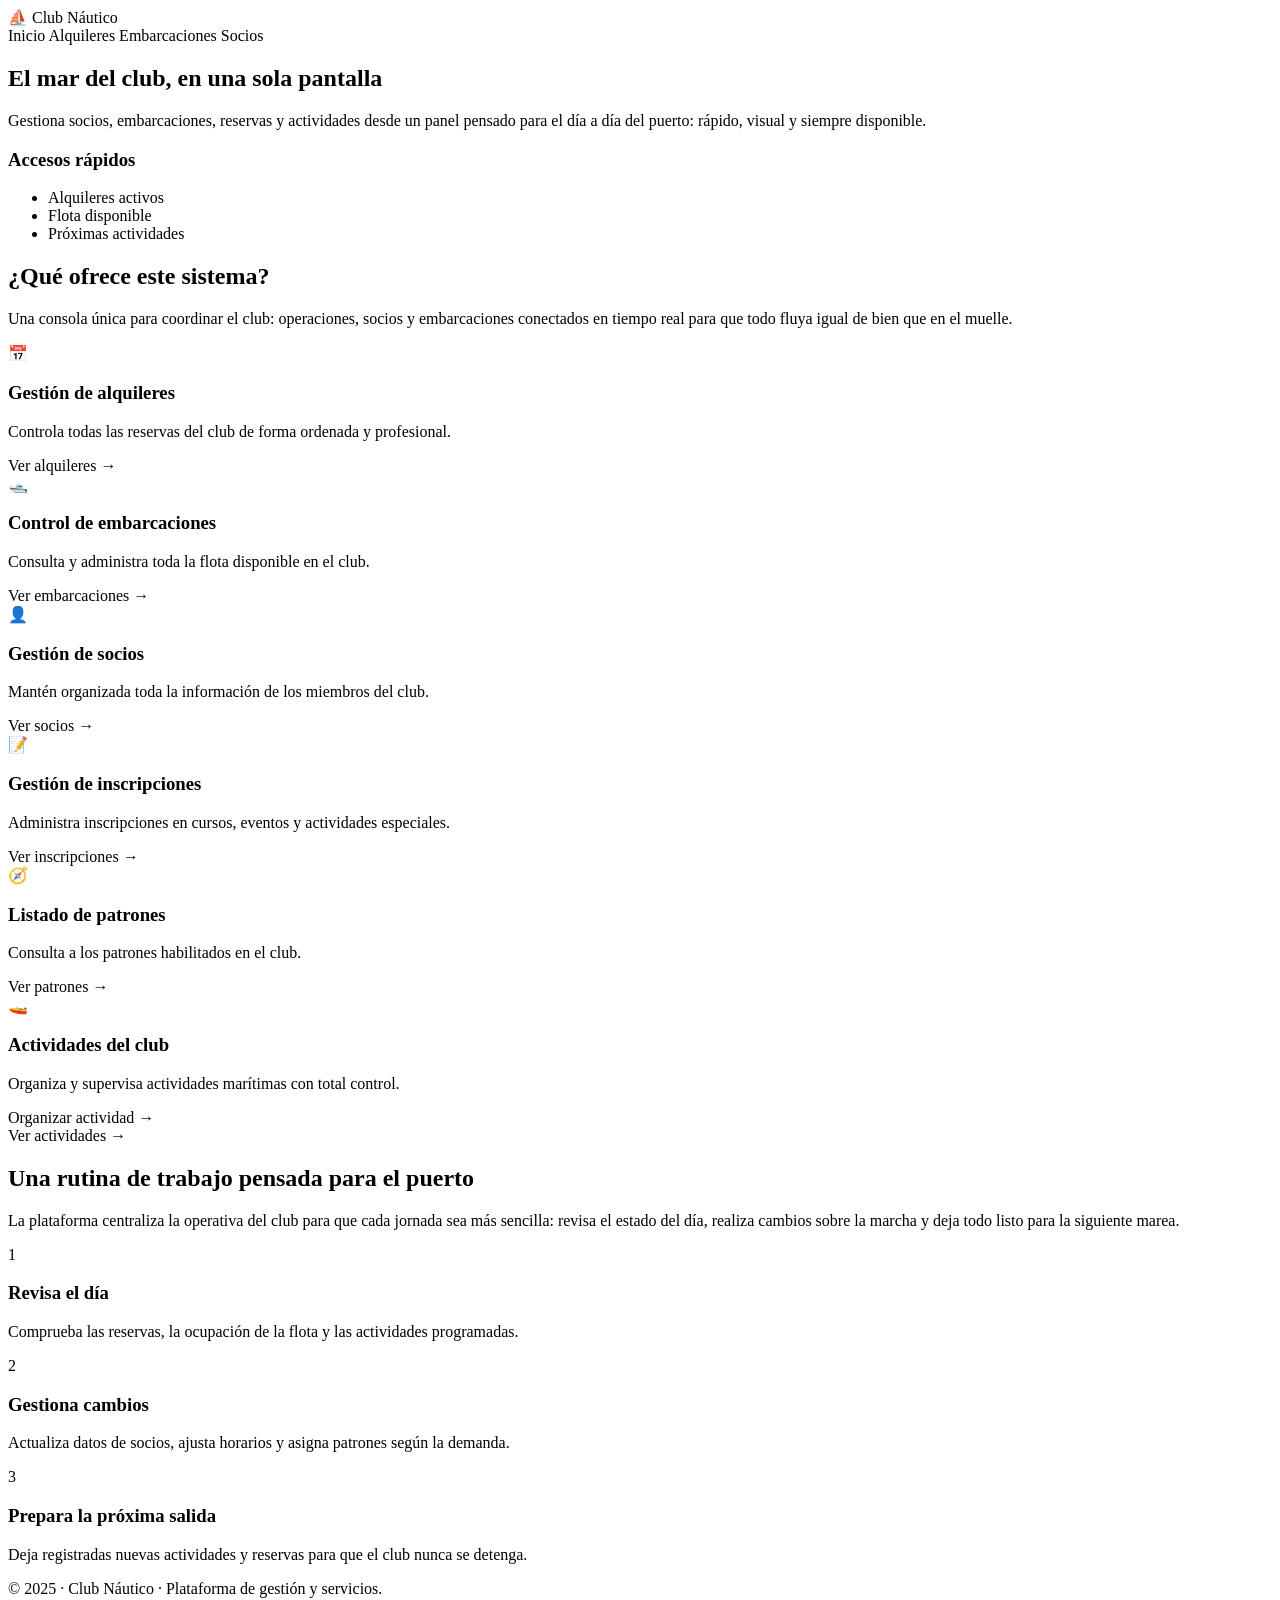
<file: target/classes/templates/index.html>
<!DOCTYPE html>
<html lang="es" xmlns:th="http://www.thymeleaf.org">
<head>
    <meta charset="UTF-8">
    <title>Club Náutico</title>

    <link rel="preconnect" href="https://fonts.googleapis.com">
    <link rel="preconnect" href="https://fonts.gstatic.com" crossorigin>
    <link href="https://fonts.googleapis.com/css2?family=Poppins:wght@300;400;600;700&display=swap" rel="stylesheet">

    <link rel="stylesheet" th:href="@{/css/index.css}">
</head>
<body>

<!-- ===== BARRA SUPERIOR ===== -->
<header class="topbar">
    <div class="logo">
        <span class="logo-icon">⛵</span>
        <span class="logo-text">Club Náutico</span>
    </div>
    <nav class="topnav">
        <a th:href="@{/}">Inicio</a>
        <a th:href="@{/alquiler/listar}">Alquileres</a>
        <a th:href="@{/embarcaciones/listar}">Embarcaciones</a>
        <a th:href="@{/socios/listar}">Socios</a>
    </nav>
</header>

<section class="hero-ocean">
    <div class="hero-ocean-inner">
        <div class="hero-ocean-text">
            <h1>El mar del club, en una sola pantalla</h1>
            <p>
                Gestiona socios, embarcaciones, reservas y actividades desde un panel pensado
                para el día a día del puerto: rápido, visual y siempre disponible.
            </p>
        </div>
        <div class="hero-ocean-summary">
            <h3>Accesos rápidos</h3>
            <ul>
                <li><a th:href="@{/alquiler/listar}">Alquileres activos</a></li>
                <li><a th:href="@{/embarcaciones/listar}">Flota disponible</a></li>
                <li><a th:href="@{/actividades/listar}">Próximas actividades</a></li>
            </ul>
        </div>
    </div>
</section>

<!-- ===== SECCIÓN DE CARDS ===== -->
<section class="features">
    <h2>¿Qué ofrece este sistema?</h2>
    <p class="features-subtitle">
        Una consola única para coordinar el club: operaciones, socios y embarcaciones conectados
        en tiempo real para que todo fluya igual de bien que en el muelle.
    </p>

    <div class="features-grid">

        <article class="feature-card">
            <div class="feature-icon">📅</div>
            <h3>Gestión de alquileres</h3>
            <p>
                Controla todas las reservas del club de forma ordenada y profesional.
            </p>
            <a th:href="@{/alquiler/listar}" class="feature-link">Ver alquileres →</a>
        </article>

        <article class="feature-card">
            <div class="feature-icon">🛥️</div>
            <h3>Control de embarcaciones</h3>
            <p>
                Consulta y administra toda la flota disponible en el club.
            </p>
            <a th:href="@{/embarcaciones/listar}" class="feature-link">Ver embarcaciones →</a>
        </article>

        <article class="feature-card">
            <div class="feature-icon">👤</div>
            <h3>Gestión de socios</h3>
            <p>
                Mantén organizada toda la información de los miembros del club.
            </p>
            <a th:href="@{/socios/listar}" class="feature-link">Ver socios →</a>
        </article>

        <article class="feature-card">
            <div class="feature-icon">📝</div>
            <h3>Gestión de inscripciones</h3>
            <p>
                Administra inscripciones en cursos, eventos y actividades especiales.
            </p>
            <a th:href="@{/inscripciones/listar}" class="feature-link">Ver inscripciones →</a>
        </article>

        <article class="feature-card">
            <div class="feature-icon">🧭</div>
            <h3>Listado de patrones</h3>
            <p>
                Consulta a los patrones habilitados en el club.
            </p>
            <a th:href="@{/patrones/listar}" class="feature-link">Ver patrones →</a>
        </article>

        <article class="feature-card">
            <div class="feature-icon">🚤</div>
            <h3>Actividades del club</h3>
            <p>
                Organiza y supervisa actividades marítimas con total control.
            </p>
            <a th:href="@{/actividades/crear}" class="feature-link">Organizar actividad →</a><br>
            <a th:href="@{/actividades/listar}" class="feature-link">Ver actividades →</a>
        </article>

    </div>
</section>

<section class="workflow">
    <div class="workflow-inner">
        <h2>Una rutina de trabajo pensada para el puerto</h2>
        <p>
            La plataforma centraliza la operativa del club para que cada jornada sea más sencilla:
            revisa el estado del día, realiza cambios sobre la marcha y deja todo listo para la siguiente marea.
        </p>

        <div class="workflow-grid">
            <div class="workflow-step">
                <span class="workflow-number">1</span>
                <h3>Revisa el día</h3>
                <p>
                    Comprueba las reservas, la ocupación de la flota y las actividades programadas.
                </p>
            </div>
            <div class="workflow-step">
                <span class="workflow-number">2</span>
                <h3>Gestiona cambios</h3>
                <p>
                    Actualiza datos de socios, ajusta horarios y asigna patrones según la demanda.
                </p>
            </div>
            <div class="workflow-step">
                <span class="workflow-number">3</span>
                <h3>Prepara la próxima salida</h3>
                <p>
                    Deja registradas nuevas actividades y reservas para que el club nunca se detenga.
                </p>
            </div>
        </div>
    </div>
</section>

<!-- ===== FOOTER ===== -->
<footer class="main-footer">
    <p>© 2025 · Club Náutico · Plataforma de gestión y servicios.</p>
</footer>

</body>
</html>
</file>
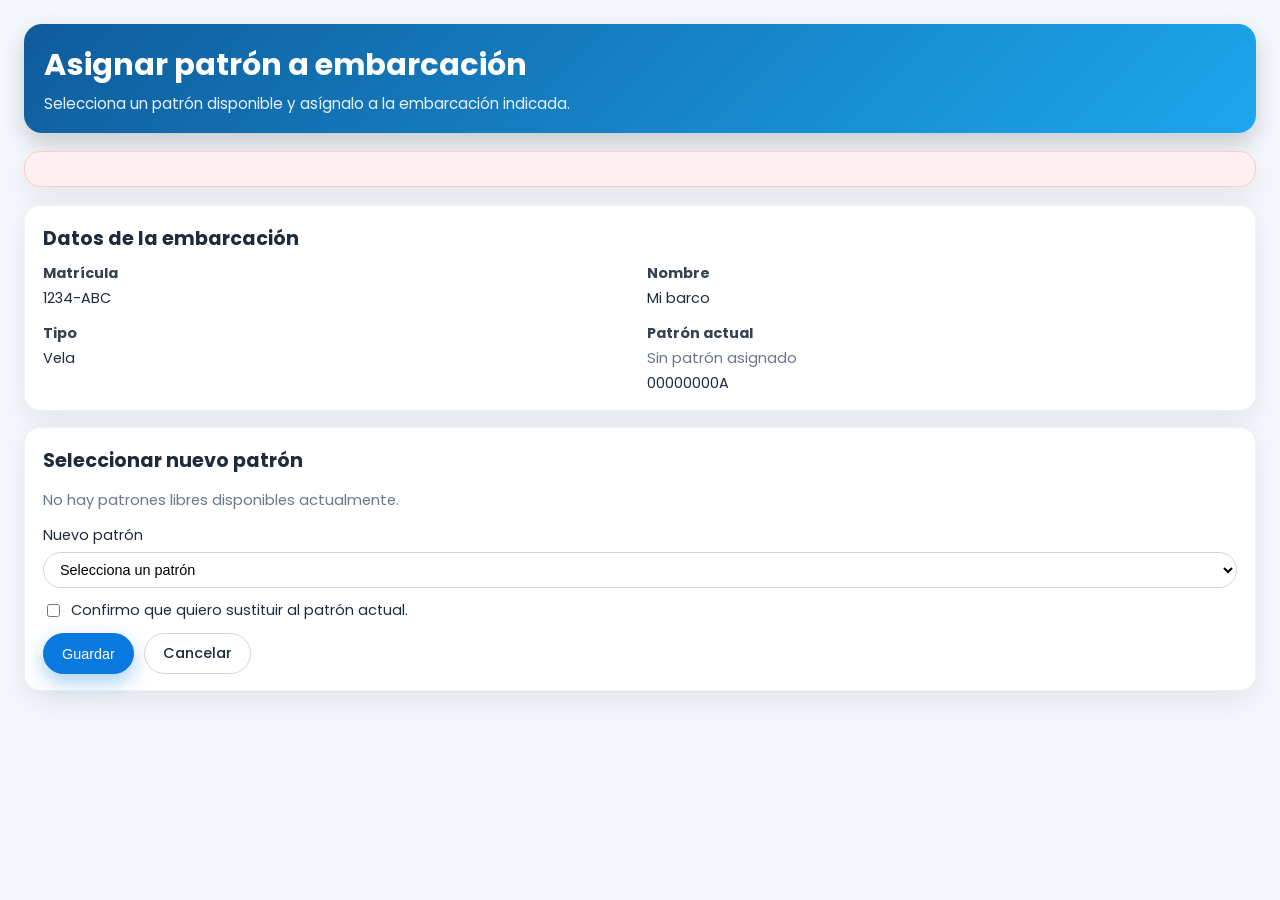
<file: target/classes/templates/asignar_patron_embarcacion.html>
<!DOCTYPE html>
<html xmlns:th="http://www.thymeleaf.org" lang="es">
  <head>
    <meta charset="UTF-8" />
    <title>Asignar patrón a embarcación</title>

    <link rel="preconnect" href="https://fonts.googleapis.com">
    <link rel="preconnect" href="https://fonts.gstatic.com" crossorigin>
    <link href="https://fonts.googleapis.com/css2?family=Poppins:wght@300;400;500;600;700&display=swap" rel="stylesheet">

    <style>
      /* ===== ESTILO GENERAL ===== */
      body {
        font-family: "Poppins", Arial, sans-serif;
        background: #f4f7fb;
        color: #1f2a3c;
        margin: 24px;
      }

      .muted {
        color: #6b768c;
        font-size: 0.92rem;
      }

      .embarcaciones-header {
        background: linear-gradient(135deg, #0f5c9c, #1ca7ec);
        color: #ffffff;
        border-radius: 18px;
        padding: 18px 20px;
        margin-bottom: 18px;
        box-shadow: 0 10px 25px rgba(0, 0, 0, 0.18);
      }

      .embarcaciones-header h1 {
        margin: 0 0 4px;
        font-size: 1.9rem;
        color: #ffffff;
      }

      .embarcaciones-header p {
        margin: 0;
        color: #e5f2ff;
        font-size: 0.95rem;
      }

      /* ===== PANEL GENÉRICO ===== */
      .panel {
        border: 1px solid rgba(10, 121, 223, 0.08);
        border-radius: 16px;
        padding: 18px 18px 16px;
        margin-top: 18px;
        background: #ffffff;
        box-shadow: 0 10px 30px rgba(15, 35, 68, 0.08);
        font-size: 0.95rem;
      }

      .panel h2 {
        margin-top: 0;
        margin-bottom: 10px;
        font-size: 1.2rem;
        color: #1f2a3c;
      }

      /* PANEL ERROR */
      .panel-error {
        background: #fff1f2;
        border-color: #fecaca;
        color: #7f1d1d;
      }

      /* ===== GRID DATOS EMBARCACIÓN ===== */
      .grid {
        display: grid;
        grid-template-columns: repeat(2, minmax(240px, 1fr));
        gap: 14px;
        margin-top: 6px;
      }

      .grid > div {
        display: flex;
        flex-direction: column;
        gap: 4px;
        font-size: 0.9rem;
      }

      .grid strong {
        color: #374151;
      }

      select,
      input[type="text"] {
        padding: 8px 12px;
        border: 1px solid #d1d5db;
        border-radius: 999px;
        background: #ffffff;
        font-size: 0.9rem;
        transition: 0.2s;
      }

      select:focus,
      input[type="text"]:focus {
        outline: none;
        border-color: #0a79df;
        box-shadow: 0 0 0 2px rgba(10, 121, 223, 0.15);
      }

      /* ===== BOTONES ===== */
      button,
      a.button {
        padding: 9px 18px;
        border-radius: 999px;
        border: 1px solid #d1d5db;
        background: #ffffff;
        cursor: pointer;
        text-decoration: none;
        color: #1f2937;
        font-size: 0.9rem;
        font-weight: 500;
        display: inline-flex;
        align-items: center;
        justify-content: center;
        gap: 4px;
        transition: 0.25s;
      }

      button:hover,
      a.button:hover {
        border-color: #0a79df;
        transform: translateY(-2px);
        box-shadow: 0 8px 20px rgba(15, 35, 68, 0.12);
      }

      button.primary {
        background: #0a79df;
        color: #ffffff;
        border-color: #0a79df;
        box-shadow: 0 8px 20px rgba(10, 121, 223, 0.35);
      }

      button.primary:hover {
        background: #0867bd;
      }

      /* ===== RESPONSIVE ===== */
      @media (max-width: 768px) {
        .grid {
          grid-template-columns: 1fr;
        }

        body {
          margin: 16px;
        }
      }
    </style>
  </head>
  <body>

    <!-- PANEL SUPERIOR -->
    <div class="embarcaciones-header">
      <h1>Asignar patrón a embarcación</h1>
      <p>
        Selecciona un patrón disponible y asígnalo a la embarcación indicada.
      </p>
    </div>

    <!-- ERROR -->
    <div
      th:if="${error}"
      class="panel panel-error"
      th:text="${error}"
    ></div>

    <!-- DATOS DE LA EMBARCACIÓN -->
    <div class="panel">
      <h2>Datos de la embarcación</h2>
      <div class="grid">
        <div>
          <strong>Matrícula</strong>
          <span th:text="${embarcacion.matricula}">1234-ABC</span>
        </div>
        <div>
          <strong>Nombre</strong>
          <span th:text="${embarcacion.nombre}">Mi barco</span>
        </div>
        <div>
          <strong>Tipo</strong>
          <span th:text="${embarcacion.tipo}">Vela</span>
        </div>
        <div>
          <strong>Patrón actual</strong>
          <span th:if="${embarcacion.dni_patron == null}" class="muted">Sin patrón asignado</span>
          <span th:if="${embarcacion.dni_patron != null}" th:text="${embarcacion.dni_patron}">00000000A</span>
        </div>
      </div>
    </div>

    <!-- SELECCIONAR NUEVO PATRÓN -->
    <div class="panel" style="margin-top: 16px">
      <h2>Seleccionar nuevo patrón</h2>

      <p class="muted" th:if="${#lists.isEmpty(patronesLibres)}">
        No hay patrones libres disponibles actualmente.
      </p>

      <form
        th:if="${!#lists.isEmpty(patronesLibres)}"
        th:action="@{/embarcaciones/asignar-patron}"
        method="post"
      >
        <!-- Matrícula de la embarcación -->
        <input type="hidden" name="matricula" th:value="${embarcacion.matricula}" />

        <label style="display: flex; flex-direction: column; gap: 6px; margin-bottom: 12px; font-size: 0.9rem;">
          Nuevo patrón
          <select name="dniPatronNuevo" required>
            <option value="" disabled selected>Selecciona un patrón</option>
            <option th:each="p : ${patronesLibres}"
                    th:value="${p.dni_patron}"
                    th:text="${p.dni_patron + ' - ' + p.nombre + ' ' + p.apellidos}">
              00000000A - Nombre Apellidos
            </option>
          </select>
        </label>

        <!-- Confirmar reemplazo si ya tenía patrón -->
        <div th:if="${embarcacion.dni_patron != null}" style="margin-bottom: 12px">
          <label style="display: flex; align-items: center; gap: 8px; font-size: 0.9rem;">
            <input type="checkbox" name="confirmarReemplazo" value="true" />
            Confirmo que quiero sustituir al patrón actual.
          </label>
        </div>

        <div style="margin-top: 12px; display: flex; gap: 10px">
          <button type="submit" class="primary">Guardar</button>
          <a class="button" th:href="@{/embarcaciones/listar}">Cancelar</a>
        </div>
      </form>
    </div>
  </body>
</html>
</file>
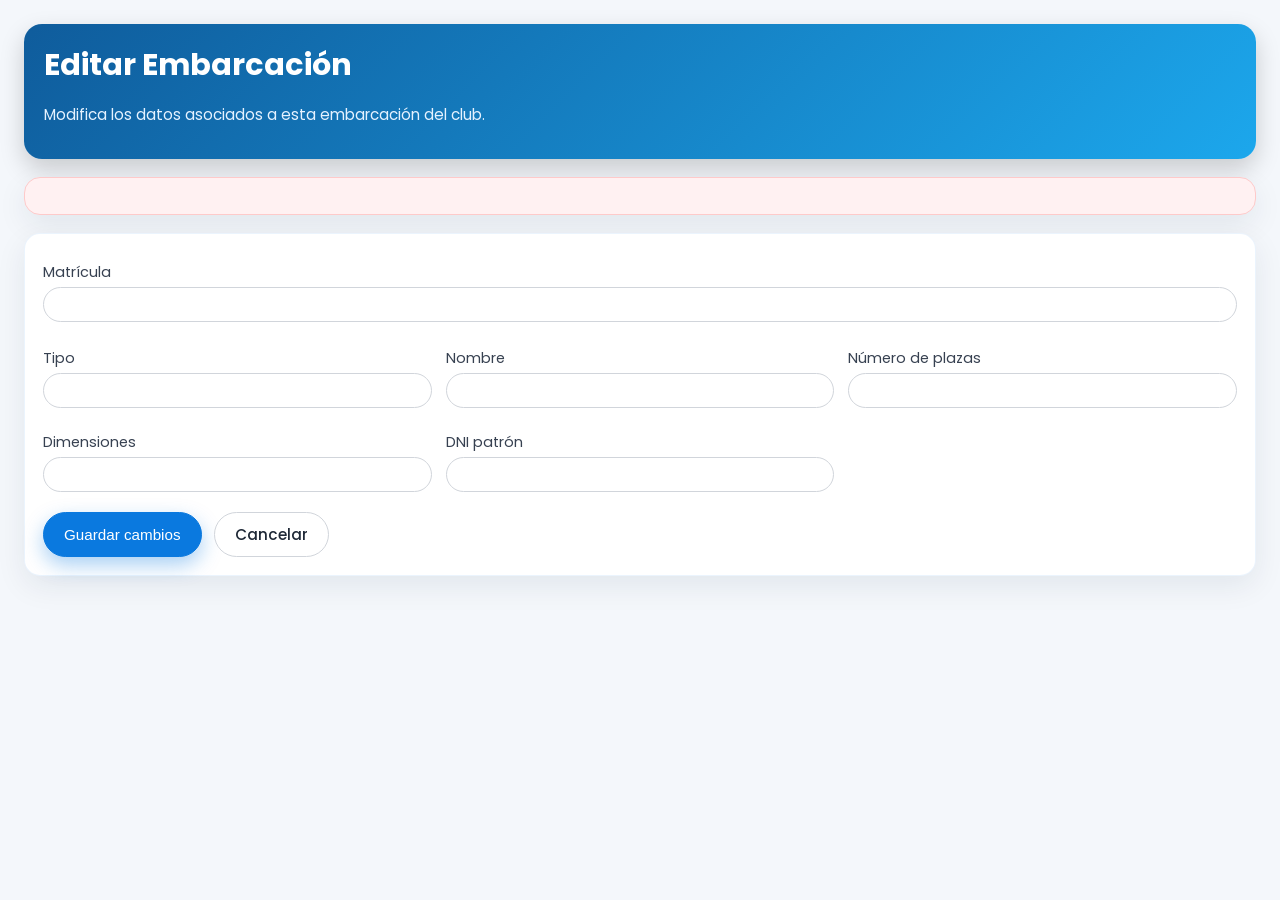
<file: target/classes/templates/editar_embarcacion.html>
<!DOCTYPE html>
<html xmlns:th="http://www.thymeleaf.org" lang="es">
  <head>
    <meta charset="UTF-8" />
    <title>Editar Embarcación</title>

    <link rel="preconnect" href="https://fonts.googleapis.com">
    <link rel="preconnect" href="https://fonts.gstatic.com" crossorigin>
    <link href="https://fonts.googleapis.com/css2?family=Poppins:wght@300;400;500;600;700&display=swap" rel="stylesheet">

    <style>
      /* ===== ESTILO GENERAL ===== */
      body {
        font-family: "Poppins", Arial, sans-serif;
        background: #f4f7fb;
        color: #1f2a3c;
        margin: 24px;
      }

      /* ===== PANEL SUPERIOR ===== */
      .embarcaciones-header {
        background: linear-gradient(135deg, #0f5c9c, #1ca7ec);
        color: #ffffff;
        border-radius: 18px;
        padding: 18px 20px;
        margin-bottom: 18px;
        box-shadow: 0 10px 25px rgba(0, 0, 0, 0.18);
      }

      .embarcaciones-header h1 {
        margin: 0 0 4px;
        font-size: 1.9rem;
        color: #ffffff;
      }

      .embarcaciones-header p {
        color: #e5f2ff;
        font-size: 0.95rem;
      }

      /* ===== PANEL GENERAL ===== */
      .panel {
        border: 1px solid rgba(10, 121, 223, 0.08);
        border-radius: 16px;
        padding: 18px;
        margin-top: 18px;
        background: #ffffff;
        box-shadow: 0 10px 30px rgba(15, 35, 68, 0.08);
      }

      .panel-error {
        background: #fff1f2;
        border-color: #fecaca;
        color: #7f1d1d;
      }

      /* ===== FORMULARIO ===== */
      label {
        display: flex;
        flex-direction: column;
        gap: 4px;
        font-size: 0.9rem;
        color: #374151;
        margin-top: 10px;
      }

      input[type="text"],
      input[type="number"] {
        padding: 8px 12px;
        border: 1px solid #d1d5db;
        border-radius: 999px;
        background: #ffffff;
        font-size: 0.95rem;
        transition: 0.2s;
      }

      input[type="text"]:focus,
      input[type="number"]:focus {
        outline: none;
        border-color: #0a79df;
        box-shadow: 0 0 0 2px rgba(10, 121, 223, 0.15);
      }

      /* GRID */
      .grid {
        display: grid;
        grid-template-columns: repeat(3, minmax(240px, 1fr));
        gap: 14px;
        margin-top: 16px;
      }

      /* ===== BOTONES ===== */
      button,
      a.button {
        padding: 10px 20px;
        border-radius: 999px;
        border: 1px solid #d1d5db;
        background: #ffffff;
        cursor: pointer;
        text-decoration: none;
        color: #1f2937;
        font-size: 0.95rem;
        font-weight: 500;
        display: inline-flex;
        align-items: center;
        justify-content: center;
        gap: 4px;
        transition: 0.25s;
      }

      button:hover,
      a.button:hover {
        border-color: #0a79df;
        transform: translateY(-2px);
        box-shadow: 0 8px 20px rgba(15, 35, 68, 0.12);
      }

      button.primary {
        background: #0a79df;
        color: #ffffff;
        border-color: #0a79df;
        box-shadow: 0 8px 20px rgba(10, 121, 223, 0.35);
      }

      button.primary:hover {
        background: #0867bd;
      }

      /* ===== RESPONSIVE ===== */
      @media (max-width: 900px) {
        .grid {
          grid-template-columns: 1fr 1fr;
        }
      }

      @media (max-width: 600px) {
        .grid {
          grid-template-columns: 1fr;
        }
      }
    </style>
  </head>
  <body>

    <!-- PANEL SUPERIOR -->
    <div class="embarcaciones-header">
      <h1>Editar Embarcación</h1>
      <p>Modifica los datos asociados a esta embarcación del club.</p>
    </div>

    <!-- ERROR -->
    <div th:if="${error}" class="panel panel-error" th:text="${error}"></div>

    <!-- FORMULARIO -->
    <form
      th:action="@{/embarcaciones/actualizar}"
      th:object="${embarcacion}"
      method="post"
      class="panel"
    >
      <!-- Matrícula (PK) -->
      <label>
        Matrícula
        <input type="text" th:field="*{matricula}" readonly />
      </label>

      <div class="grid">
        <label>
          Tipo
          <input type="text" th:field="*{tipo}" required />
        </label>

        <label>
          Nombre
          <input type="text" th:field="*{nombre}" required />
        </label>

        <label>
          Número de plazas
          <input type="number" th:field="*{numeroPlazas}" min="1" required />
        </label>

        <label>
          Dimensiones
          <input type="text" th:field="*{dimensiones}" />
        </label>

        <label>
          DNI patrón
          <input type="text" th:field="*{dni_patron}" required />
        </label>
      </div>

      <div style="margin-top: 20px; display: flex; gap: 12px;">
        <button type="submit" class="primary">Guardar cambios</button>
        <a class="button" th:href="@{/embarcaciones/listar}">Cancelar</a>
      </div>
    </form>
  </body>
</html>
</file>
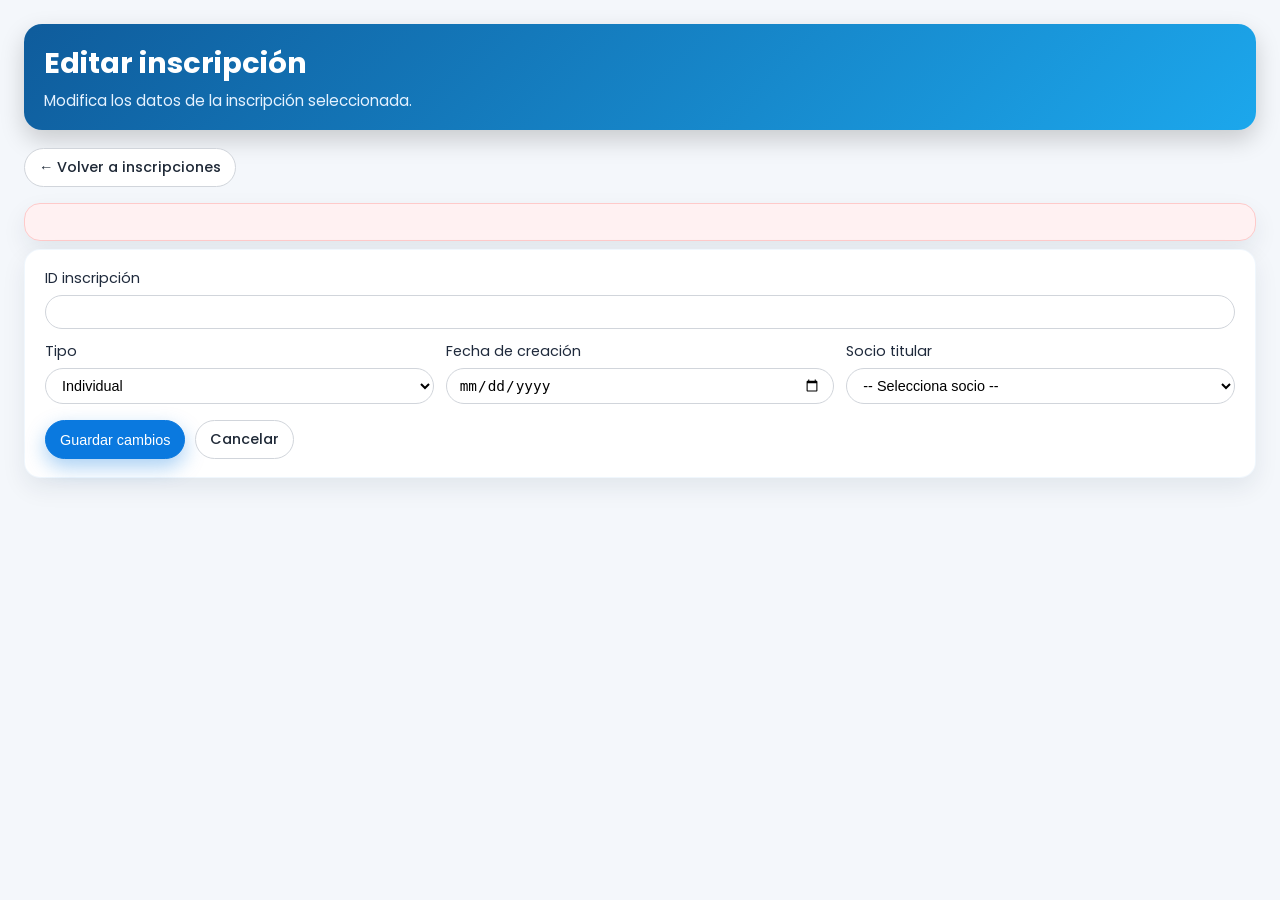
<file: target/classes/templates/editar_inscripcion.html>
<!DOCTYPE html>
<html xmlns:th="http://www.thymeleaf.org" lang="es">
  <head>
    <meta charset="UTF-8" />
    <title>Editar Inscripción</title>

    <link rel="preconnect" href="https://fonts.googleapis.com" />
    <link rel="preconnect" href="https://fonts.gstatic.com" crossorigin />
    <link
      href="https://fonts.googleapis.com/css2?family=Poppins:wght@300;400;500;600;700&display=swap"
      rel="stylesheet"
    />

    <style>
      body {
        font-family: "Poppins", Arial, sans-serif;
        background: #f4f7fb;
        color: #1f2a3c;
        margin: 24px;
      }

      .page-header {
        background: linear-gradient(135deg, #0f5c9c, #1ca7ec);
        color: #ffffff;
        border-radius: 18px;
        padding: 18px 20px;
        margin-bottom: 18px;
        box-shadow: 0 10px 25px rgba(0, 0, 0, 0.18);
      }

      .page-header h1 {
        margin: 0 0 4px;
        font-size: 1.8rem;
      }

      .page-header p {
        margin: 0;
        color: #e5f2ff;
        font-size: 0.95rem;
      }

      .actions {
        margin: 10px 0 16px;
        display: flex;
        gap: 10px;
        flex-wrap: wrap;
        align-items: center;
      }

      button,
      a.button {
        padding: 8px 14px;
        border-radius: 999px;
        border: 1px solid #d1d5db;
        background: #ffffff;
        cursor: pointer;
        text-decoration: none;
        color: #1f2937;
        font-size: 0.9rem;
        font-weight: 500;
        display: inline-flex;
        align-items: center;
        justify-content: center;
        gap: 4px;
        transition: 0.25s;
      }

      button:hover,
      a.button:hover {
        border-color: #0a79df;
        transform: translateY(-2px);
        box-shadow: 0 8px 20px rgba(15, 35, 68, 0.12);
      }

      button.primary {
        background: #0a79df;
        color: #ffffff;
        border-color: #0a79df;
        box-shadow: 0 8px 20px rgba(10, 121, 223, 0.35);
      }

      button.primary:hover {
        background: #0867bd;
      }

      .panel {
        border: 1px solid rgba(10, 121, 223, 0.06);
        border-radius: 16px;
        padding: 18px 20px;
        margin-top: 8px;
        background: #ffffff;
        box-shadow: 0 10px 25px rgba(15, 35, 68, 0.08);
        font-size: 0.95rem;
      }

      .panel-error {
        background: #fff1f2;
        border-color: #fecaca;
        color: #7f1d1d;
      }

      .grid {
        display: grid;
        grid-template-columns: repeat(3, minmax(220px, 1fr));
        gap: 12px;
      }

      .grid > label {
        display: flex;
        flex-direction: column;
        gap: 6px;
        font-size: 0.9rem;
      }

      input[type="text"],
      input[type="number"],
      input[type="date"],
      select {
        padding: 8px 12px;
        border: 1px solid #d1d5db;
        border-radius: 999px;
        font-size: 0.9rem;
        background: #ffffff;
        transition: 0.2s;
      }

      input[type="text"]:focus,
      input[type="number"]:focus,
      input[type="date"]:focus,
      select:focus {
        outline: none;
        border-color: #0a79df;
        box-shadow: 0 0 0 2px rgba(10, 121, 223, 0.15);
      }

      @media (max-width: 900px) {
        .grid {
          grid-template-columns: repeat(2, minmax(180px, 1fr));
        }
      }

      @media (max-width: 640px) {
        body {
          margin: 16px;
        }

        .grid {
          grid-template-columns: 1fr;
        }
      }
    </style>
  </head>
  <body>
    <div class="page-header">
      <h1>Editar inscripción</h1>
      <p>Modifica los datos de la inscripción seleccionada.</p>
    </div>

    <div class="actions">
      <a class="button" th:href="@{/inscripciones}">← Volver a inscripciones</a>
    </div>

    <div
      th:if="${error}"
      class="panel panel-error"
      th:text="${error}"
    ></div>

    <form
      th:action="@{/inscripciones/actualizar}"
      th:object="${inscripcion}"
      method="post"
      class="panel"
    >
      <label
        style="display: flex; flex-direction: column; gap: 6px; font-size: 0.9rem;"
      >
        ID inscripción
        <input type="number" th:field="*{id}" readonly />
      </label>

      <div class="grid" style="margin-top: 12px">
        <label>
          Tipo
          <select th:field="*{tipo}" required>
            <option value="Individual">Individual</option>
            <option value="Familiar">Familiar</option>
          </select>
        </label>

        <label>
          Fecha de creación
          <input
            type="date"
            th:value="${inscripcion.fecha_creacion != null} ? ${#temporals.format(inscripcion.fecha_creacion,'yyyy-MM-dd')} : ''"
            name="fecha_creacion"
          />
        </label>

        <label>
          Socio titular
          <select name="dni_socio" required>
            <option value="">-- Selecciona socio --</option>
            <option
              th:each="s : ${socios}"
              th:value="${s.dni_socio}"
              th:selected="${inscripcion.dni_socio} == ${s.dni_socio}"
              th:text="${s.dni_socio} + ' - ' + ${s.nombre} + ' ' + ${s.apellidos}"
            ></option>
          </select>
        </label>
      </div>

      <div style="margin-top: 16px; display: flex; gap: 10px">
        <button type="submit" class="primary">Guardar cambios</button>
        <a class="button" th:href="@{/inscripciones}">Cancelar</a>
      </div>
    </form>
  </body>
</html>
</file>
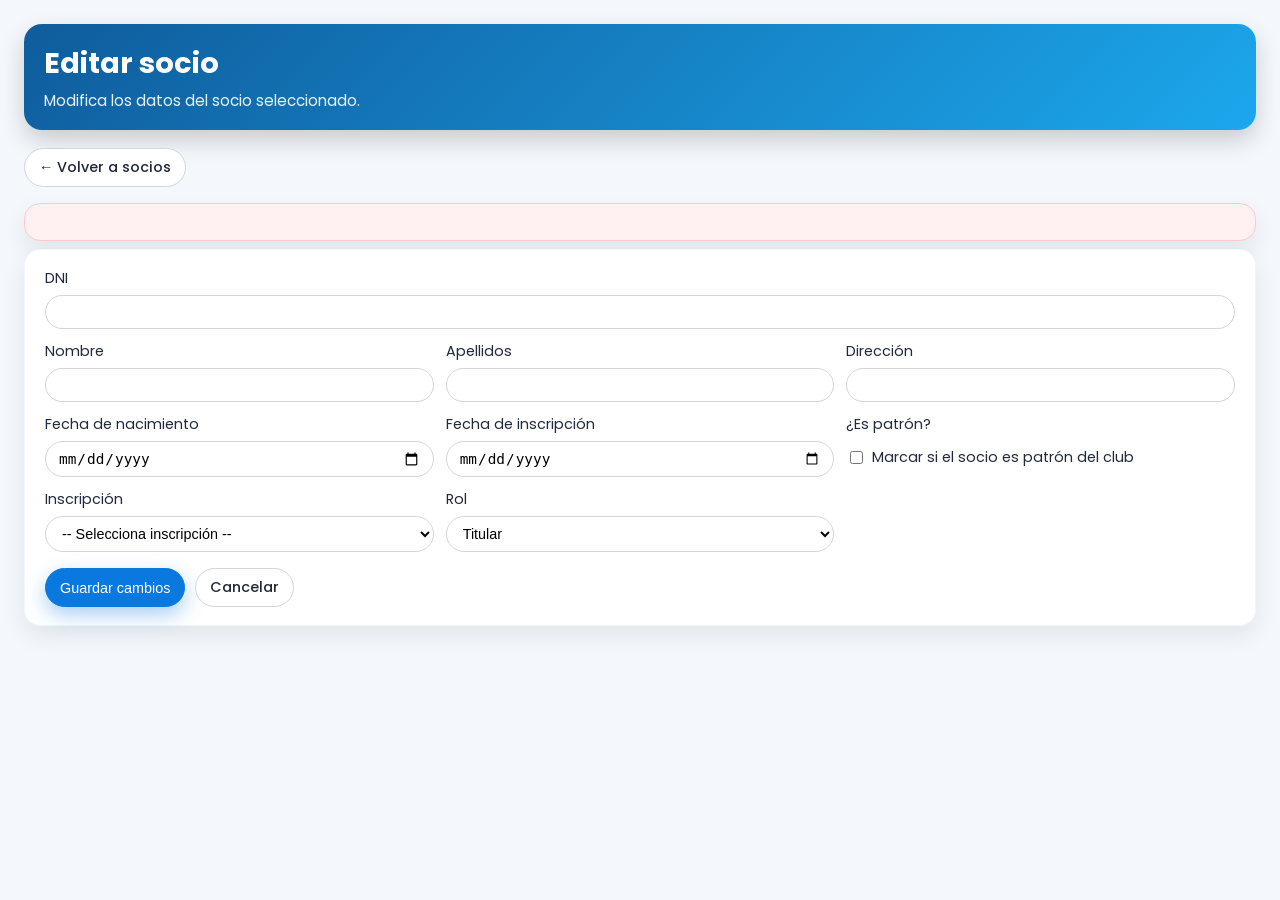
<file: target/classes/templates/editar_socio.html>
<!DOCTYPE html>
<html xmlns:th="http://www.thymeleaf.org" lang="es">
  <head>
    <meta charset="UTF-8" />
    <title>Editar Socio</title>

    <link rel="preconnect" href="https://fonts.googleapis.com" />
    <link rel="preconnect" href="https://fonts.gstatic.com" crossorigin />
    <link
      href="https://fonts.googleapis.com/css2?family=Poppins:wght@300;400;500;600;700&display=swap"
      rel="stylesheet"
    />

    <style>
      body {
        font-family: "Poppins", Arial, sans-serif;
        background: #f4f7fb;
        color: #1f2a3c;
        margin: 24px;
      }

      .page-header {
        background: linear-gradient(135deg, #0f5c9c, #1ca7ec);
        color: #ffffff;
        border-radius: 18px;
        padding: 18px 20px;
        margin-bottom: 18px;
        box-shadow: 0 10px 25px rgba(0, 0, 0, 0.18);
      }

      .page-header h1 {
        margin: 0 0 4px;
        font-size: 1.8rem;
      }

      .page-header p {
        margin: 0;
        color: #e5f2ff;
        font-size: 0.95rem;
      }

      .actions {
        margin: 10px 0 16px;
        display: flex;
        gap: 10px;
        flex-wrap: wrap;
        align-items: center;
      }

      button,
      a.button {
        padding: 8px 14px;
        border-radius: 999px;
        border: 1px solid #d1d5db;
        background: #ffffff;
        cursor: pointer;
        text-decoration: none;
        color: #1f2937;
        font-size: 0.9rem;
        font-weight: 500;
        display: inline-flex;
        align-items: center;
        justify-content: center;
        gap: 4px;
        transition: 0.25s;
      }

      button:hover,
      a.button:hover {
        border-color: #0a79df;
        transform: translateY(-2px);
        box-shadow: 0 8px 20px rgba(15, 35, 68, 0.12);
      }

      button.primary {
        background: #0a79df;
        color: #ffffff;
        border-color: #0a79df;
        box-shadow: 0 8px 20px rgba(10, 121, 223, 0.35);
      }

      button.primary:hover {
        background: #0867bd;
      }

      .panel {
        border: 1px solid rgba(10, 121, 223, 0.06);
        border-radius: 16px;
        padding: 18px 20px;
        margin-top: 8px;
        background: #ffffff;
        box-shadow: 0 10px 25px rgba(15, 35, 68, 0.08);
        font-size: 0.95rem;
      }

      .panel-error {
        background: #fff1f2;
        border-color: #fecaca;
        color: #7f1d1d;
      }

      .grid {
        display: grid;
        grid-template-columns: repeat(3, minmax(220px, 1fr));
        gap: 12px;
      }

      .grid > label {
        display: flex;
        flex-direction: column;
        gap: 6px;
        font-size: 0.9rem;
      }

      input[type="text"],
      input[type="date"],
      select {
        padding: 8px 12px;
        border: 1px solid #d1d5db;
        border-radius: 999px;
        font-size: 0.9rem;
        background: #ffffff;
        transition: 0.2s;
      }

      input[type="text"]:focus,
      input[type="date"]:focus,
      select:focus {
        outline: none;
        border-color: #0a79df;
        box-shadow: 0 0 0 2px rgba(10, 121, 223, 0.15);
      }

      .row-check {
        display: flex;
        align-items: center;
        gap: 6px;
        margin-top: 6px;
      }

      @media (max-width: 900px) {
        .grid {
          grid-template-columns: repeat(2, minmax(180px, 1fr));
        }
      }

      @media (max-width: 640px) {
        body {
          margin: 16px;
        }

        .grid {
          grid-template-columns: 1fr;
        }
      }
    </style>
  </head>
  <body>
    <div class="page-header">
      <h1>Editar socio</h1>
      <p>Modifica los datos del socio seleccionado.</p>
    </div>

    <div class="actions">
      <a class="button" th:href="@{/socios/listar}">← Volver a socios</a>
    </div>

    <div
      th:if="${error}"
      class="panel panel-error"
      th:text="${error}"
    ></div>

    <form
      th:action="@{/socios/actualizar}"
      th:object="${socio}"
      method="post"
      class="panel"
    >
      <!-- DNI es la PK → readonly -->
      <label style="display: flex; flex-direction: column; gap: 6px; font-size: 0.9rem;">
        DNI
        <input type="text" th:field="*{dni}" readonly />
      </label>

      <div class="grid" style="margin-top: 12px">
        <label>
          Nombre
          <input type="text" th:field="*{nombre}" required />
        </label>
        <label>
          Apellidos
          <input type="text" th:field="*{apellidos}" required />
        </label>
        <label>
          Dirección
          <input type="text" th:field="*{direccion}" required />
        </label>

        <label>
          Fecha de nacimiento
          <input
            type="date"
            name="fecha_nacimiento"
            th:value="${#temporals.format(socio.fecha_nacimiento, 'yyyy-MM-dd')}"
          />
        </label>

        <label>
          Fecha de inscripción
          <input
            type="date"
            name="fecha_inscripcion"
            th:value="${#temporals.format(socio.fecha_inscripcion, 'yyyy-MM-dd')}"
          />
        </label>

        <label>
          ¿Es patrón?
          <div class="row-check">
            <input type="checkbox" th:field="*{es_patron}" />
            <span class="muted">Marcar si el socio es patrón del club</span>
          </div>
        </label>

        <label>
          Inscripción
          <select th:field="*{id_inscripcion}">
            <option value="">-- Selecciona inscripción --</option>
            <option
              th:each="ins : ${inscripciones}"
              th:value="${ins.id}"
              th:text="${ins.id + ' - ' + ins.tipo + ' (' + ins.fecha_creacion + ')'}"
            ></option>
          </select>
        </label>

        <label>
          Rol
          <select th:field="*{rol}" required>
            <option value="Titular">Titular</option>
            <option value="Adulto_Adicional">Adulto adicional</option>
            <option value="Hijo">Hijo</option>
          </select>
        </label>
      </div>

      <div style="margin-top: 16px; display: flex; gap: 10px">
        <button type="submit" class="primary">Guardar cambios</button>
        <a class="button" th:href="@{/socios/listar}">Cancelar</a>
      </div>
    </form>
  </body>
</html>
</file>
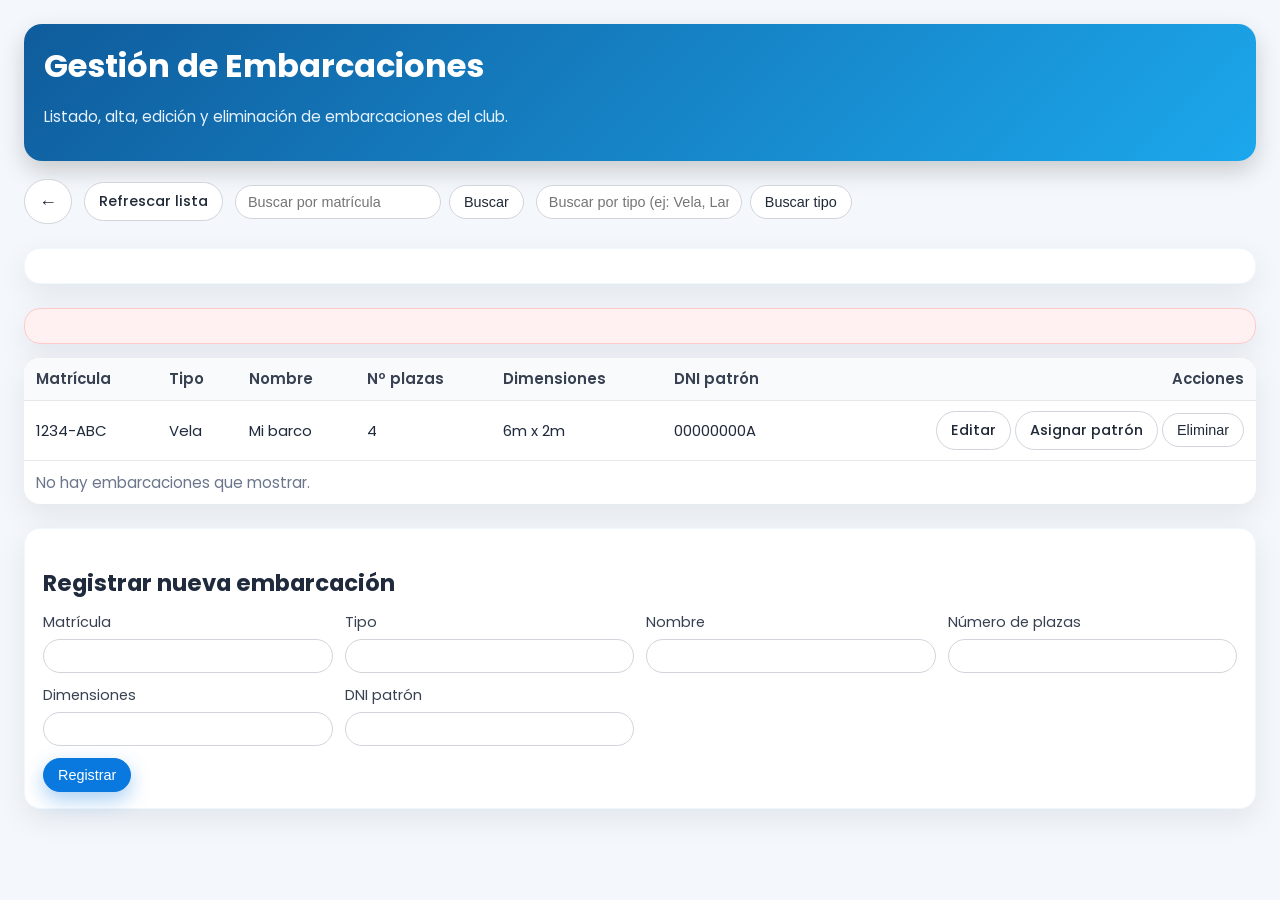
<file: target/classes/templates/embarcaciones.html>
<!DOCTYPE html>
<html xmlns:th="http://www.thymeleaf.org" lang="es">
  <head>
    <meta charset="UTF-8" />
    <title>Gestión de Embarcaciones</title>


    <link rel="preconnect" href="https://fonts.googleapis.com">
    <link rel="preconnect" href="https://fonts.gstatic.com" crossorigin>
    <link href="https://fonts.googleapis.com/css2?family=Poppins:wght@300;400;500;600;700&display=swap" rel="stylesheet">

    <style>
      
      body {
        font-family: "Poppins", Arial, sans-serif;
        background: #f4f7fb;
        color: #1f2a3c;
        margin: 24px;
      }

      h1 {
        margin: 0 0 6px 0;
        font-size: 2rem;
      }

      .muted {
        color: #dbeafe;
        font-size: 0.95rem;
      }

      
      .embarcaciones-header {
        background: linear-gradient(135deg, #0f5c9c, #1ca7ec);
        color: #ffffff;
        border-radius: 18px;
        padding: 18px 20px;
        margin-bottom: 18px;
        box-shadow: 0 10px 25px rgba(0, 0, 0, 0.18);
      }

      .embarcaciones-header h1 {
        color: #ffffff;
        margin-bottom: 4px;
      }

      .embarcaciones-header .muted {
        color: #e5f2ff;
      }

      /* ACCIONES / BARRA SUPERIOR DE BOTONES Y BÚSQUEDA */
      .actions {
        margin: 10px 0 20px;
        display: flex;
        gap: 12px;
        flex-wrap: wrap;
        align-items: center;
      }

      .row {
        display: flex;
        align-items: center;
        gap: 8px;
        flex-wrap: wrap;
      }

      input[type="text"],
      input[type="number"] {
        padding: 8px 12px;
        border: 1px solid #d1d5db;
        border-radius: 999px;
        font-size: 0.9rem;
        background: #ffffff;
        transition: 0.2s;
      }

      input[type="text"]:focus,
      input[type="number"]:focus {
        outline: none;
        border-color: #0a79df;
        box-shadow: 0 0 0 2px rgba(10, 121, 223, 0.15);
      }

      /* BOTONES (SIMILAR A .btn DEL INDEX) */
      button,
      a.button {
        padding: 8px 14px;
        border-radius: 999px;
        border: 1px solid #d1d5db;
        background: #ffffff;
        cursor: pointer;
        text-decoration: none;
        color: #1f2937;
        font-size: 0.9rem;
        font-weight: 500;
        display: inline-flex;
        align-items: center;
        justify-content: center;
        gap: 4px;
        transition: 0.2s;
      }

      button:hover,
      a.button:hover {
        border-color: #0a79df;
        box-shadow: 0 8px 18px rgba(15, 35, 68, 0.12);
        transform: translateY(-1px);
      }

      button.primary {
        background: #0a79df;
        color: #ffffff;
        border-color: #0a79df;
        box-shadow: 0 8px 20px rgba(10, 121, 223, 0.35);
      }

      button.primary:hover {
        background: #0867bd;
      }

      /* PANEL GENÉRICO (MENSAJES Y FORMULARIO ABAJO) */
      .panel {
        border: 1px solid rgba(10, 121, 223, 0.06);
        border-radius: 16px;
        padding: 18px 18px 16px;
        margin-top: 24px;
        background: #ffffff;
        box-shadow: 0 10px 30px rgba(15, 35, 68, 0.08);
        font-size: 0.95rem;
      }

      /* PANEL DE ERROR ESPECIAL */
      .panel-error {
        background: #fff1f2;
        border-color: #fecaca;
        color: #7f1d1d;
      }

      /* LISTADO (TABLA) ESTILO TARJETA */
      table {
        width: 100%;
        border-collapse: collapse;
        margin-top: 14px;
        background: #ffffff;
        border-radius: 16px;
        overflow: hidden;
        box-shadow: 0 10px 30px rgba(15, 35, 68, 0.08);
      }

      th,
      td {
        padding: 10px 12px;
        text-align: left;
        font-size: 0.93rem;
        border-bottom: 1px solid #e5e7eb;
      }

      th {
        background: #f9fafb;
        font-weight: 600;
        color: #374151;
      }

      tr:last-child td {
        border-bottom: none;
      }

      .right {
        text-align: right;
        white-space: nowrap;
      }

      /* GRID DEL FORMULARIO DE ALTA */
      .grid {
        display: grid;
        grid-template-columns: repeat(4, minmax(220px, 1fr));
        gap: 12px;
        margin-top: 12px;
      }

      .grid > label {
        display: flex;
        flex-direction: column;
        gap: 6px;
        font-size: 0.9rem;
        color: #374151;
      }

      form.inline {
        display: inline;
      }

      /* RESPONSIVE */
      @media (max-width: 960px) {
        .grid {
          grid-template-columns: repeat(2, minmax(220px, 1fr));
        }
      }

      @media (max-width: 640px) {
        body {
          margin: 16px;
        }

        .grid {
          grid-template-columns: 1fr;
        }

        table {
          font-size: 0.85rem;
        }

        th,
        td {
          padding: 8px 10px;
        }
      }
    </style>
  </head>
  <body>
    <div class="embarcaciones-header">
      <h1>Gestión de Embarcaciones</h1>
      <p class="muted">
        Listado, alta, edición y eliminación de embarcaciones del club.
      </p>
    </div>

    <div class="actions">
      <a class="button" th:href="@{/}" style="font-size: 18px;">←</a>
      <a class="button" th:href="@{/embarcaciones/listar}">Refrescar lista</a>

      <!-- Búsqueda por matrícula -->
      <form th:action="@{/embarcaciones/buscar}" method="get" class="row">
        <input type="text" name="matricula" placeholder="Buscar por matrícula" />
        <button type="submit">Buscar</button>
      </form>

      <!-- Búsqueda por tipo -->
      <form th:action="@{/embarcaciones/buscar-tipo}" method="get" class="row">
        <input type="text" name="tipo" placeholder="Buscar por tipo (ej: Vela, Lancha...)" />
        <button type="submit">Buscar tipo</button>
      </form>
    </div>

    <!-- Mensajes -->
    <div th:if="${mensaje}" class="panel" th:text="${mensaje}"></div>
    <div
      th:if="${error}"
      class="panel panel-error"
      th:text="${error}"
    ></div>

    <!-- LISTADO -->
    <table>
      <thead>
        <tr>
          <th>Matrícula</th>
          <th>Tipo</th>
          <th>Nombre</th>
          <th>Nº plazas</th>
          <th>Dimensiones</th>
          <th>DNI patrón</th>
          <th class="right">Acciones</th>
        </tr>
      </thead>
      <tbody>
        <tr th:each="e : ${embarcaciones}">
          <td th:text="${e.matricula}">1234-ABC</td>
          <td th:text="${e.tipo}">Vela</td>
          <td th:text="${e.nombre}">Mi barco</td>
          <td th:text="${e.numeroPlazas}">4</td>
          <td th:text="${e.dimensiones}">6m x 2m</td>
          <td th:text="${e.dni_patron}">00000000A</td>
          <td class="right">
            <!-- EDITAR: GET /embarcaciones/editar/{matricula} -->
            <a
              class="button"
              th:href="@{|/embarcaciones/editar/${e.matricula}|}"
            >Editar</a>

            <!-- ASIGNAR / CAMBIAR PATRÓN -->
            <a
              class="button"
              th:href="@{|/embarcaciones/asignar-patron/${e.matricula}|}"
            >Asignar patrón</a>

            <!-- ELIMINAR: POST /embarcaciones/eliminar con matrícula como parámetro -->
            <form
              class="inline"
              th:action="@{/embarcaciones/eliminar}"
              method="post"
              onsubmit="return confirm('¿Eliminar la embarcación con matrícula ' + this.matricula.value + '?')"
            >
              <input type="hidden" name="matricula" th:value="${e.matricula}" />
              <button type="submit">Eliminar</button>
            </form>
          </td>
        </tr>
        <tr th:if="${embarcaciones == null or #lists.isEmpty(embarcaciones)}">
          <td colspan="7" class="muted" style="color:#6b768c;">No hay embarcaciones que mostrar.</td>
        </tr>
      </tbody>
    </table>

    <!-- ALTA DE NUEVA EMBARCACIÓN: POST /embarcaciones/registrar -->
    <div class="panel">
      <h2 style="margin-bottom: 6px;">Registrar nueva embarcación</h2>
      <form th:action="@{/embarcaciones/registrar}" method="post">
        <div class="grid">
          <label>
            Matrícula
            <input type="text" name="matricula" required />
          </label>
          <label>
            Tipo
            <input type="text" name="tipo" required />
          </label>
          <label>
            Nombre
            <input type="text" name="nombre" required />
          </label>
          <label>
            Número de plazas
            <input type="number" name="numeroPlazas" min="1" required />
          </label>
          <label>
            Dimensiones
            <input type="text" name="dimensiones" />
          </label>
          <label>
            DNI patrón
            <input type="text" name="dni_patron" required />
          </label>
        </div>
        <div style="margin-top: 12px">
          <button type="submit" class="primary">Registrar</button>
        </div>
      </form>
    </div>
  </body>
</html>
</file>
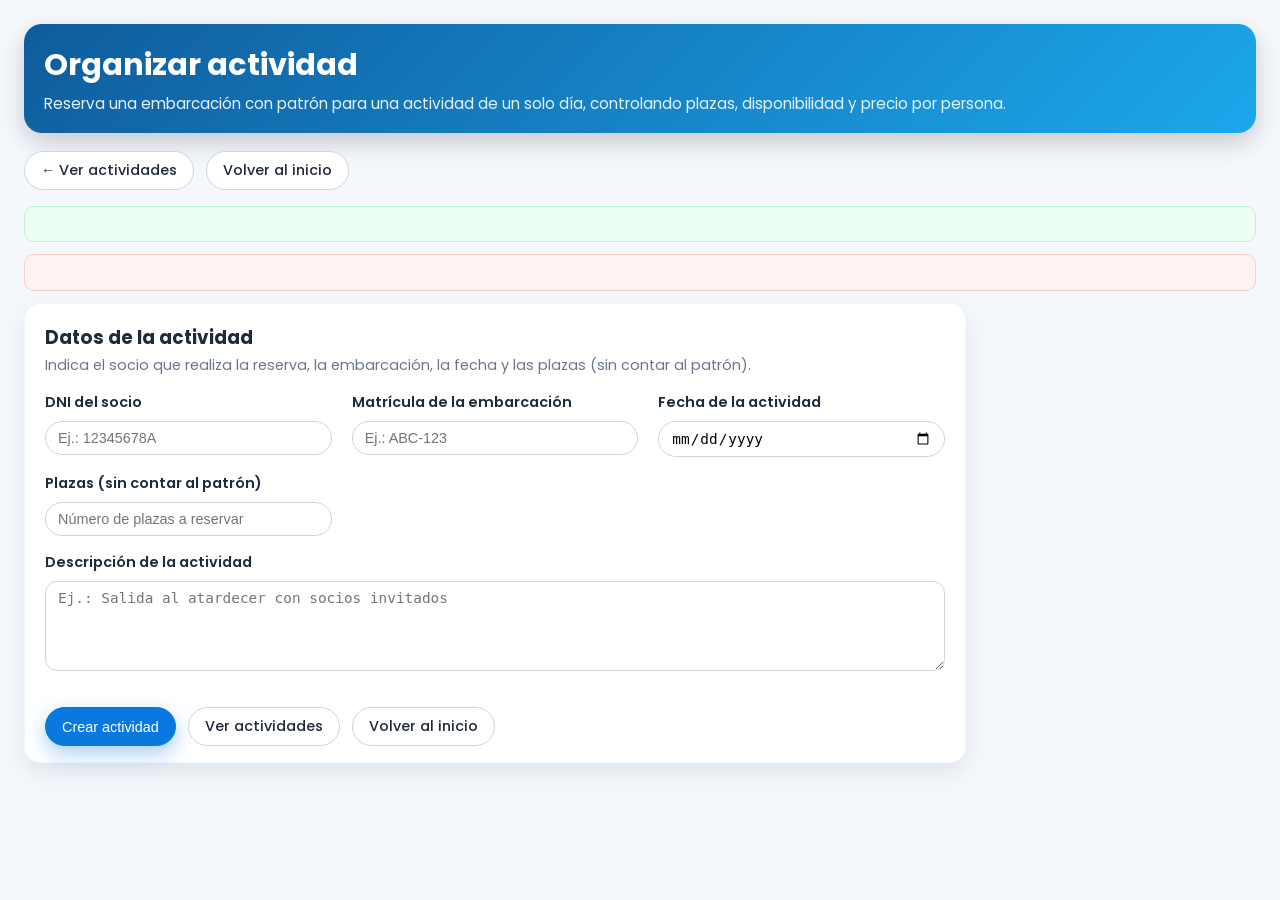
<file: target/classes/templates/formulario_actividad.html>
<!DOCTYPE html>
<html lang="es" xmlns:th="http://www.thymeleaf.org">
  <head>
    <meta charset="UTF-8" />
    <title>Organizar actividad</title>

    <!-- Fuente Poppins como en patrones -->
    <link rel="preconnect" href="https://fonts.googleapis.com" />
    <link rel="preconnect" href="https://fonts.gstatic.com" crossorigin />
    <link
      href="https://fonts.googleapis.com/css2?family=Poppins:wght@300;400;500;600;700&display=swap"
      rel="stylesheet"
    />

    <style>
      body {
        font-family: "Poppins", Arial, sans-serif;
        background: #f4f7fb;
        color: #1f2a3c;
        margin: 24px;
      }

      .muted {
        color: #6b768c;
        font-size: 0.92rem;
      }

      /* CABECERA */
      .activities-header {
        background: linear-gradient(135deg, #0f5c9c, #1ca7ec);
        color: #ffffff;
        border-radius: 18px;
        padding: 18px 20px;
        margin-bottom: 18px;
        box-shadow: 0 10px 25px rgba(0, 0, 0, 0.18);
      }

      .activities-header h1 {
        margin: 0 0 4px;
        font-size: 1.9rem;
      }

      .activities-header p {
        margin: 0;
        color: #e5f2ff;
        font-size: 0.95rem;
      }

      /* BOTONES / ACCIONES */
      .actions-top {
        margin: 10px 0 16px;
        display: flex;
        gap: 12px;
        flex-wrap: wrap;
        align-items: center;
      }

      button,
      a.button {
        border-radius: 999px;
        padding: 8px 16px;
        border: 1px solid #d1d5db;
        background: #ffffff;
        cursor: pointer;
        font-size: 0.9rem;
        text-decoration: none;
        color: #1f2937;
        display: inline-flex;
        align-items: center;
        gap: 6px;
        font-weight: 500;
        transition: 0.25s;
      }

      button:hover,
      a.button:hover {
        border-color: #0a79df;
        transform: translateY(-2px);
        box-shadow: 0 8px 20px rgba(15, 35, 68, 0.12);
        background: #ffffff;
      }

      button.primary {
        background: #0a79df;
        color: #ffffff;
        border-color: #0a79df;
        box-shadow: 0 8px 20px rgba(10, 121, 223, 0.35);
      }

      button.primary:hover {
        background: #0867bd;
      }

      /* ALERTAS */
      .panel-msg {
        border-radius: 10px;
        padding: 10px 12px;
        margin-bottom: 12px;
        font-size: 0.9rem;
      }

      .alert-ok {
        background: #ecfdf3;
        color: #166534;
        border: 1px solid #bbf7d0;
      }

      .alert-error {
        background: #fef2f2;
        color: #b91c1c;
        border: 1px solid #fecaca;
      }

      /* PANEL FORMULARIO */
      .panel {
        border: 1px solid rgba(10, 121, 223, 0.06);
        border-radius: 16px;
        background: #ffffff;
        padding: 20px 20px 16px;
        max-width: 900px;
        box-shadow: 0 10px 25px rgba(15, 35, 68, 0.08);
        font-size: 0.95rem;
      }

      .panel-header {
        margin-bottom: 16px;
      }

      .panel-header h2 {
        margin: 0 0 4px 0;
        font-size: 1.15rem;
      }

      .panel-header p {
        margin: 0;
        color: #6b768c;
        font-size: 0.9rem;
      }

      form {
        display: grid;
        grid-template-columns: repeat(auto-fit, minmax(260px, 1fr));
        gap: 16px 20px;
      }

      label {
        display: block;
        font-weight: 600;
        font-size: 0.9rem;
        margin-bottom: 4px;
      }

      .field-group {
        display: flex;
        flex-direction: column;
        gap: 4px;
      }

      input[type="text"],
      input[type="number"],
      input[type="date"],
      textarea {
        border-radius: 999px;
        border: 1px solid #d1d5db;
        padding: 8px 12px;
        font-size: 0.9rem;
        width: 100%;
        box-sizing: border-box;
        background: #ffffff;
        transition: 0.2s;
      }

      textarea {
        min-height: 90px;
        resize: vertical;
        border-radius: 12px;
      }

      input:focus,
      textarea:focus {
        outline: none;
        border-color: #0a79df;
        box-shadow: 0 0 0 2px rgba(10, 121, 223, 0.15);
      }

      .full-width {
        grid-column: 1 / -1;
      }

      .actions {
        margin-top: 20px;
        display: flex;
        gap: 12px;
        flex-wrap: wrap;
        grid-column: 1 / -1;
      }

      @media (max-width: 768px) {
        body {
          margin: 16px;
        }
      }
    </style>
  </head>
  <body>
    <div class="activities-header">
      <h1>Organizar actividad</h1>
      <p>
        Reserva una embarcación con patrón para una actividad de un solo día,
        controlando plazas, disponibilidad y precio por persona.
      </p>
    </div>

    <div class="actions-top">
      <a th:href="@{/actividades/listar}" class="button">← Ver actividades</a>
      <a th:href="@{/}" class="button">Volver al inicio</a>
    </div>

    <!-- Mensajes de éxito / error -->
    <div th:if="${ok}" class="panel-msg alert-ok">
      <p th:text="${ok}"></p>
    </div>
    <div th:if="${error}" class="panel-msg alert-error">
      <p th:text="${error}"></p>
    </div>

    <div class="panel">
      <div class="panel-header">
        <h2>Datos de la actividad</h2>
        <p>
          Indica el socio que realiza la reserva, la embarcación, la fecha y las
          plazas (sin contar al patrón).
        </p>
      </div>

      <form th:action="@{/actividades/crear}" method="post">
        <div class="field-group">
          <label for="dniSocio">DNI del socio</label>
          <input
            type="text"
            id="dniSocio"
            name="dniSocio"
            required
            placeholder="Ej.: 12345678A"
          />
        </div>

        <div class="field-group">
          <label for="matricula">Matrícula de la embarcación</label>
          <input
            type="text"
            id="matricula"
            name="matricula"
            required
            placeholder="Ej.: ABC-123"
          />
        </div>

        <div class="field-group">
          <label for="fecha">Fecha de la actividad</label>
          <input
            type="date"
            id="fecha"
            name="fecha"
            required
            th:attr="min=${hoy}"
          />
        </div>

        <div class="field-group">
          <label for="plazas">Plazas (sin contar al patrón)</label>
          <input
            type="number"
            id="plazas"
            name="plazas"
            min="1"
            required
            placeholder="Número de plazas a reservar"
          />
        </div>

        <div class="field-group full-width">
          <label for="descripcion">Descripción de la actividad</label>
          <textarea
            id="descripcion"
            name="descripcion"
            rows="3"
            placeholder="Ej.: Salida al atardecer con socios invitados"
          ></textarea>
        </div>

        <div class="actions">
          <button type="submit" class="primary">Crear actividad</button>
          <a th:href="@{/actividades/listar}" class="button"
            >Ver actividades</a
          >
          <a th:href="@{/}" class="button">Volver al inicio</a>
        </div>
      </form>
    </div>
  </body>
</html>
</file>
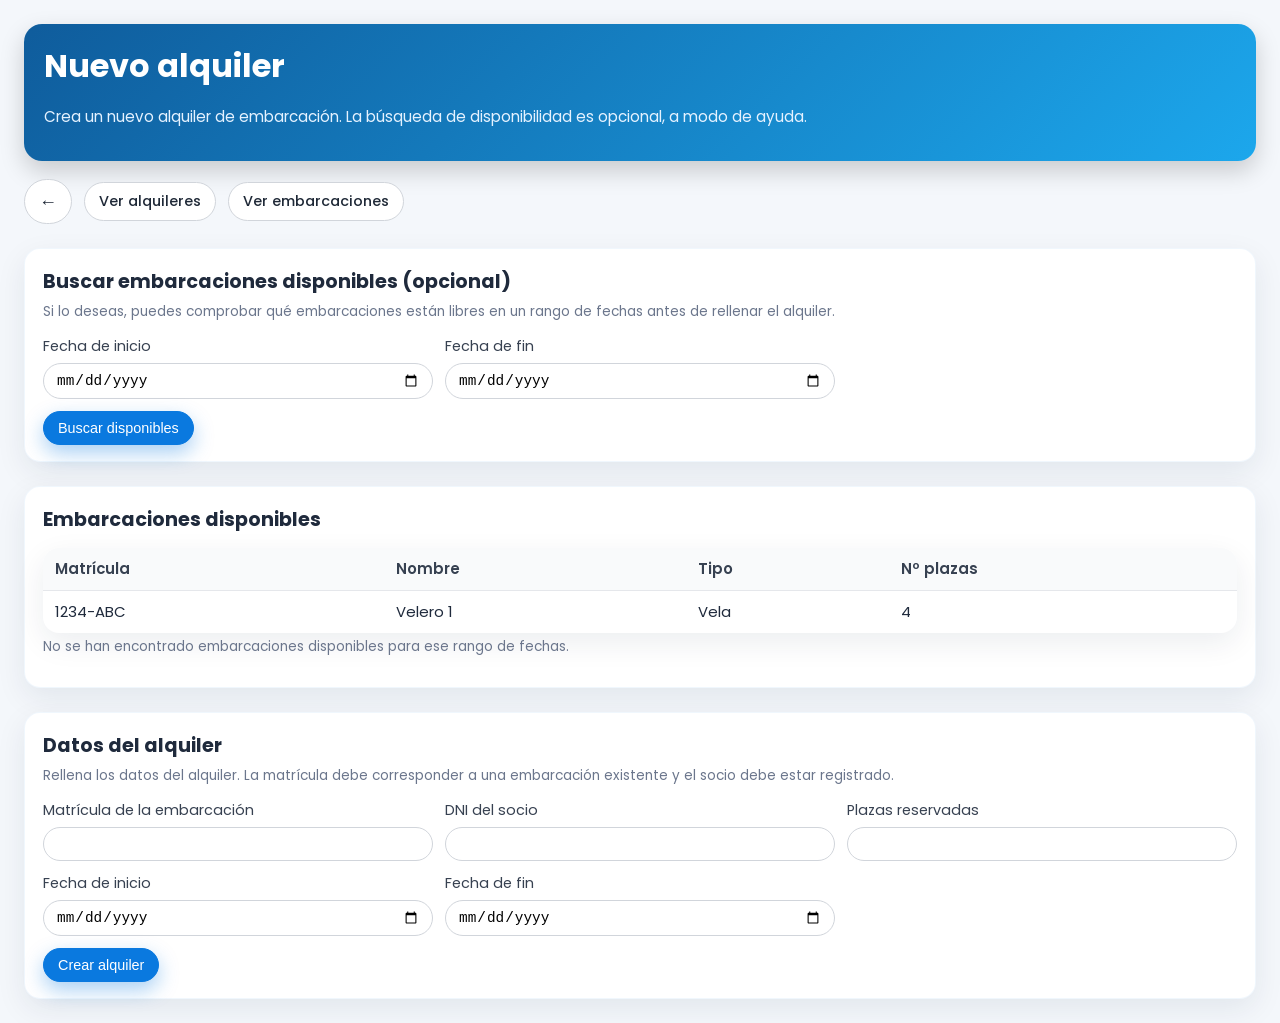
<file: target/classes/templates/formulario_alquiler.html>
<!DOCTYPE html>
<html xmlns:th="http://www.thymeleaf.org" lang="es">
  <head>
    <meta charset="UTF-8" />
    <title>Nuevo alquiler</title>

    <!-- Fuente similar al index -->
    <link rel="preconnect" href="https://fonts.googleapis.com">
    <link rel="preconnect" href="https://fonts.gstatic.com" crossorigin>
    <link href="https://fonts.googleapis.com/css2?family=Poppins:wght@300;400;500;600;700&display=swap" rel="stylesheet">

    <style>
      /* ESTILO GENERAL SIMILAR AL INDEX */
      body {
        font-family: "Poppins", Arial, sans-serif;
        background: #f4f7fb;
        color: #1f2a3c;
        margin: 24px;
      }

      h1 {
        margin: 0 0 6px 0;
        font-size: 2rem;
      }

      .muted {
        color: #dbeafe;
        font-size: 0.95rem;
      }

      /* PANEL SUPERIOR TIPO INDEX */
      .alquiler-header {
        background: linear-gradient(135deg, #0f5c9c, #1ca7ec);
        color: #ffffff;
        border-radius: 18px;
        padding: 18px 20px;
        margin-bottom: 18px;
        box-shadow: 0 10px 25px rgba(0, 0, 0, 0.18);
      }

      .alquiler-header h1 {
        color: #ffffff;
        margin-bottom: 4px;
      }

      .alquiler-header .muted {
        color: #e5f2ff;
      }

      /* ACCIONES / BARRA SUPERIOR DE BOTONES */
      .actions {
        margin: 10px 0 20px;
        display: flex;
        gap: 12px;
        flex-wrap: wrap;
        align-items: center;
      }

      .row {
        display: flex;
        align-items: center;
        gap: 8px;
        flex-wrap: wrap;
      }

      input[type="text"],
      input[type="number"],
      input[type="date"] {
        padding: 8px 12px;
        border: 1px solid #d1d5db;
        border-radius: 999px;
        font-size: 0.9rem;
        background: #ffffff;
        transition: 0.2s;
      }

      input[type="text"]:focus,
      input[type="number"]:focus,
      input[type="date"]:focus {
        outline: none;
        border-color: #0a79df;
        box-shadow: 0 0 0 2px rgba(10, 121, 223, 0.15);
      }

      /* BOTONES (SIMILAR A .btn DEL INDEX) */
      button,
      a.button {
        padding: 8px 14px;
        border-radius: 999px;
        border: 1px solid #d1d5db;
        background: #ffffff;
        cursor: pointer;
        text-decoration: none;
        color: #1f2937;
        font-size: 0.9rem;
        font-weight: 500;
        display: inline-flex;
        align-items: center;
        justify-content: center;
        gap: 4px;
        transition: 0.2s;
      }

      button:hover,
      a.button:hover {
        border-color: #0a79df;
        box-shadow: 0 8px 18px rgba(15, 35, 68, 0.12);
        transform: translateY(-1px);
      }

      button.primary {
        background: #0a79df;
        color: #ffffff;
        border-color: #0a79df;
        box-shadow: 0 8px 20px rgba(10, 121, 223, 0.35);
      }

      button.primary:hover {
        background: #0867bd;
      }

      /* PANEL GENÉRICO */
      .panel {
        border: 1px solid rgba(10, 121, 223, 0.06);
        border-radius: 16px;
        padding: 18px 18px 16px;
        margin-top: 24px;
        background: #ffffff;
        box-shadow: 0 10px 30px rgba(15, 35, 68, 0.08);
        font-size: 0.95rem;
      }

      .panel h2 {
        margin: 0 0 6px 0;
        font-size: 1.2rem;
      }

      .muted-small {
        font-size: 0.85rem;
        color: #6b768c;
        margin-top: 4px;
      }

      /* LISTADO (TABLA) ESTILO TARJETA */
      table {
        width: 100%;
        border-collapse: collapse;
        margin-top: 14px;
        background: #ffffff;
        border-radius: 16px;
        overflow: hidden;
        box-shadow: 0 10px 30px rgba(15, 35, 68, 0.08);
      }

      th,
      td {
        padding: 10px 12px;
        text-align: left;
        font-size: 0.93rem;
        border-bottom: 1px solid #e5e7eb;
      }

      th {
        background: #f9fafb;
        font-weight: 600;
        color: #374151;
      }

      tr:last-child td {
        border-bottom: none;
      }

      /* GRID DEL FORMULARIO */
      .grid {
        display: grid;
        grid-template-columns: repeat(3, minmax(220px, 1fr));
        gap: 12px;
        margin-top: 12px;
      }

      .grid > label {
        display: flex;
        flex-direction: column;
        gap: 6px;
        font-size: 0.9rem;
        color: #374151;
      }

      /* RESPONSIVE */
      @media (max-width: 960px) {
        .grid {
          grid-template-columns: repeat(2, minmax(220px, 1fr));
        }
      }

      @media (max-width: 640px) {
        body {
          margin: 16px;
        }

        .grid {
          grid-template-columns: 1fr;
        }

        table {
          font-size: 0.85rem;
        }

        th,
        td {
          padding: 8px 10px;
        }
      }
    </style>
  </head>
  <body>
    <!-- CABECERA SUPERIOR -->
    <div class="alquiler-header">
      <h1>Nuevo alquiler</h1>
      <p class="muted">
        Crea un nuevo alquiler de embarcación. La búsqueda de disponibilidad es opcional, a modo de ayuda.
      </p>
    </div>

    <!-- ACCIONES -->
    <div class="actions">
      <a class="button" th:href="@{/}" style="font-size: 18px;">←</a>
      <a class="button" th:href="@{/alquiler/listar}">Ver alquileres</a>
      <a class="button" th:href="@{/embarcaciones/listar}">Ver embarcaciones</a>
    </div>

    <!-- PANEL 1: BUSCAR DISPONIBLES (OPCIONAL) -->
    <div class="panel">
      <h2>Buscar embarcaciones disponibles (opcional)</h2>
      <p class="muted-small">
        Si lo deseas, puedes comprobar qué embarcaciones están libres en un rango de fechas
        antes de rellenar el alquiler.
      </p>

      <!-- GET /alquiler/crear con inicioDisp y finDisp -->
      <form th:action="@{/alquiler/crear}" method="get">
        <div class="grid">
          <label>
            Fecha de inicio
            <input type="date" name="inicioDisp" th:value="${inicioDisp}" />
          </label>
          <label>
            Fecha de fin
            <input type="date" name="finDisp" th:value="${finDisp}" />
          </label>
        </div>
        <div style="margin-top: 12px">
          <button type="submit" class="primary">Buscar disponibles</button>
        </div>
      </form>
    </div>

    <!-- PANEL 2: RESULTADOS DE DISPONIBLES -->
    <div class="panel" th:if="${disponibles != null}">
      <h2>Embarcaciones disponibles</h2>

      <table th:if="${!#lists.isEmpty(disponibles)}">
        <thead>
          <tr>
            <th>Matrícula</th>
            <th>Nombre</th>
            <th>Tipo</th>
            <th>Nº plazas</th>
          </tr>
        </thead>
        <tbody>
          <tr th:each="e : ${disponibles}">
            <td th:text="${e.matricula}">1234-ABC</td>
            <td th:text="${e.nombre}">Velero 1</td>
            <td th:text="${e.tipo}">Vela</td>
            <td th:text="${e.numeroPlazas}">4</td>
          </tr>
        </tbody>
      </table>

      <p class="muted-small" th:if="${#lists.isEmpty(disponibles)}">
        No se han encontrado embarcaciones disponibles para ese rango de fechas.
      </p>
    </div>

    <!-- PANEL 3: FORMULARIO REAL DE ALQUILER (SIEMPRE VISIBLE) -->
    <div class="panel">
      <h2>Datos del alquiler</h2>
      <p class="muted-small">
        Rellena los datos del alquiler. La matrícula debe corresponder a una embarcación existente
        y el socio debe estar registrado.
      </p>

      <!-- POST /alquiler/crear -->
      <form th:action="@{/alquiler/crear}" method="post">
        <div class="grid">
          <label>
            Matrícula de la embarcación
            <input type="text" name="matricula" required />
          </label>
          <label>
            DNI del socio
            <input type="text" name="dniSocio" required />
          </label>
          <label>
            Plazas reservadas
            <input type="number" name="plazas" min="1" required />
          </label>
          <label>
            Fecha de inicio
            <input type="date" name="inicio" th:attr="min=${hoy}" required />
          </label>
          <label>
            Fecha de fin
            <input type="date" name="fin" th:attr="min=${hoy}" required />
          </label>
        </div>
        <div style="margin-top: 12px">
          <button type="submit" class="primary">Crear alquiler</button>
        </div>
      </form>
    </div>
  </body>
</html>
</file>
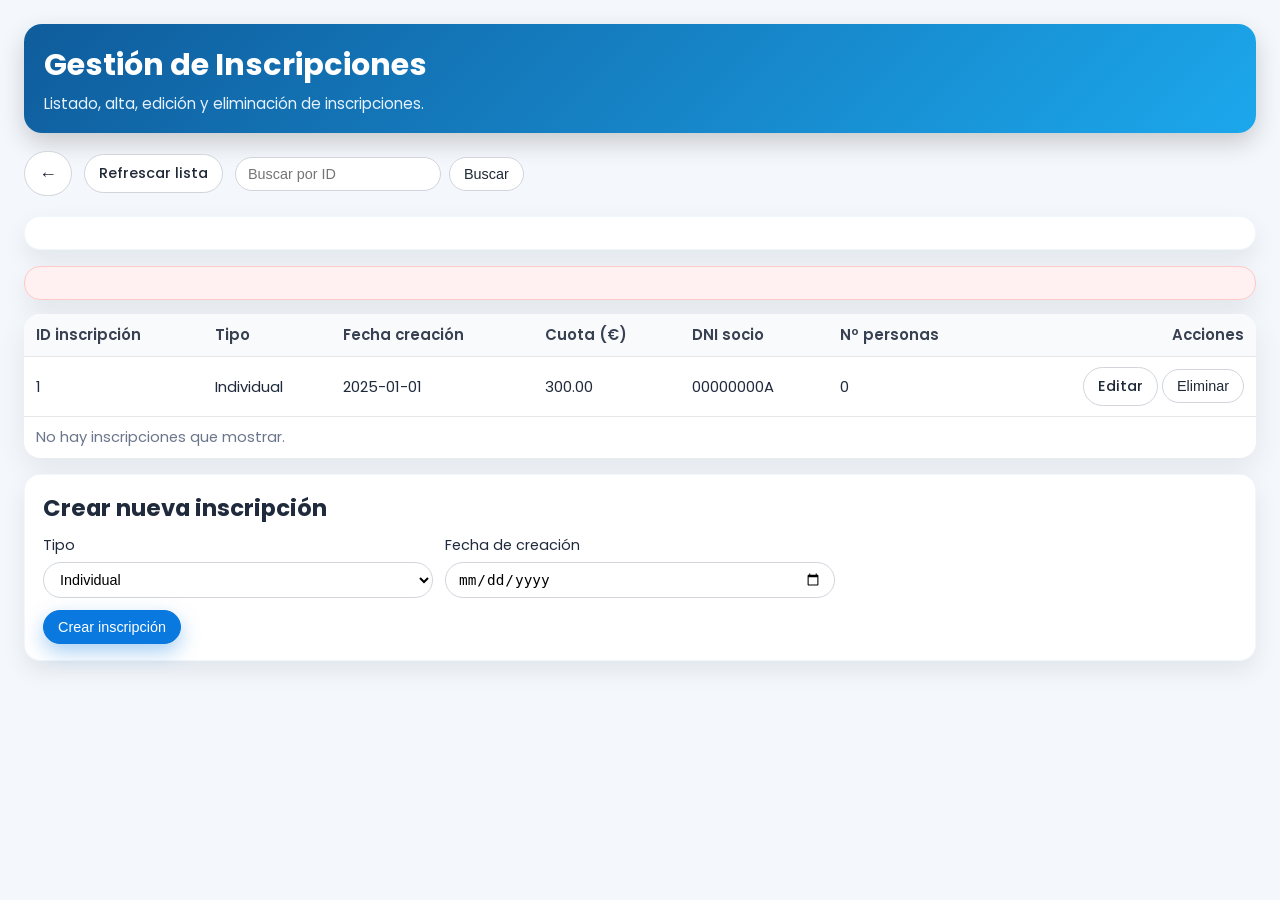
<file: target/classes/templates/inscripciones.html>
<!DOCTYPE html>
<html xmlns:th="http://www.thymeleaf.org" lang="es">
  <head>
    <meta charset="UTF-8" />
    <title>Gestión de Inscripciones</title>

    <link rel="preconnect" href="https://fonts.googleapis.com" />
    <link rel="preconnect" href="https://fonts.gstatic.com" crossorigin />
    <link
      href="https://fonts.googleapis.com/css2?family=Poppins:wght@300;400;500;600;700&display=swap"
      rel="stylesheet"
    />

    <style>
      body {
        font-family: "Poppins", Arial, sans-serif;
        background: #f4f7fb;
        color: #1f2a3c;
        margin: 24px;
      }

      .muted {
        color: #6b768c;
        font-size: 0.92rem;
      }


      .ins-header {
        background: linear-gradient(135deg, #0f5c9c, #1ca7ec);
        color: #ffffff;
        border-radius: 18px;
        padding: 18px 20px;
        margin-bottom: 18px;
        box-shadow: 0 10px 25px rgba(0, 0, 0, 0.18);
      }

      .ins-header h1 {
        margin: 0 0 4px;
        font-size: 1.9rem;
      }

      .ins-header p {
        margin: 0;
        color: #e5f2ff;
        font-size: 0.95rem;
      }


      .actions {
        margin: 10px 0 20px;
        display: flex;
        gap: 12px;
        flex-wrap: wrap;
        align-items: center;
      }

      .row {
        display: flex;
        align-items: center;
        gap: 8px;
        flex-wrap: wrap;
      }

      input[type="text"],
      input[type="date"],
      input[type="number"],
      select {
        padding: 8px 12px;
        border: 1px solid #d1d5db;
        border-radius: 999px;
        font-size: 0.9rem;
        background: #ffffff;
        transition: 0.2s;
      }

      input[type="text"]:focus,
      input[type="date"]:focus,
      input[type="number"]:focus,
      select:focus {
        outline: none;
        border-color: #0a79df;
        box-shadow: 0 0 0 2px rgba(10, 121, 223, 0.15);
      }

      button,
      a.button {
        padding: 8px 14px;
        border-radius: 999px;
        border: 1px solid #d1d5db;
        background: #ffffff;
        cursor: pointer;
        text-decoration: none;
        color: #1f2937;
        font-size: 0.9rem;
        font-weight: 500;
        display: inline-flex;
        align-items: center;
        justify-content: center;
        gap: 4px;
        transition: 0.25s;
      }

      button:hover,
      a.button:hover {
        border-color: #0a79df;
        transform: translateY(-2px);
        box-shadow: 0 8px 20px rgba(15, 35, 68, 0.12);
      }

      button.primary {
        background: #0a79df;
        color: #ffffff;
        border-color: #0a79df;
        box-shadow: 0 8px 20px rgba(10, 121, 223, 0.35);
      }

      button.primary:hover {
        background: #0867bd;
      }

      form.inline {
        display: inline;
      }


      .panel {
        border: 1px solid rgba(10, 121, 223, 0.06);
        border-radius: 16px;
        padding: 16px 18px;
        margin-top: 16px;
        background: #ffffff;
        box-shadow: 0 10px 25px rgba(15, 35, 68, 0.08);
        font-size: 0.95rem;
      }

      .panel-error {
        background: #fff1f2;
        border-color: #fecaca;
        color: #7f1d1d;
      }


      table {
        width: 100%;
        border-collapse: collapse;
        margin-top: 14px;
        background: #ffffff;
        border-radius: 16px;
        overflow: hidden;
        box-shadow: 0 10px 30px rgba(15, 35, 68, 0.08);
      }

      th,
      td {
        padding: 10px 12px;
        text-align: left;
        font-size: 0.93rem;
        border-bottom: 1px solid #e5e7eb;
      }

      th {
        background: #f9fafb;
        font-weight: 600;
        color: #374151;
      }

      tr:last-child td {
        border-bottom: none;
      }

      .right {
        text-align: right;
        white-space: nowrap;
      }

      .badge {
        padding: 2px 8px;
        border-radius: 999px;
        font-size: 0.75rem;
        border: 1px solid #e5e7eb;
      }


      .grid {
        display: grid;
        grid-template-columns: repeat(3, minmax(220px, 1fr));
        gap: 12px;
      }

      .grid > label {
        display: flex;
        flex-direction: column;
        gap: 6px;
        font-size: 0.9rem;
      }

      @media (max-width: 900px) {
        .grid {
          grid-template-columns: repeat(2, minmax(180px, 1fr));
        }
      }

      @media (max-width: 640px) {
        body {
          margin: 16px;
        }

        table {
          font-size: 0.85rem;
        }

        th,
        td {
          padding: 8px 10px;
        }

        .grid {
          grid-template-columns: 1fr;
        }
      }
    </style>
  </head>
  <body>
    <div class="ins-header">
      <h1>Gestión de Inscripciones</h1>
      <p>Listado, alta, edición y eliminación de inscripciones.</p>
    </div>

    <div class="actions">
      <a class="button" th:href="@{/}" style="font-size: 18px">←</a>
      <a class="button" th:href="@{/inscripciones}">Refrescar lista</a>

      <form th:action="@{/inscripciones/buscar}" method="get" class="row">
        <input type="number" name="id" placeholder="Buscar por ID" />
        <button type="submit">Buscar</button>
      </form>
    </div>


    <div th:if="${mensaje}" class="panel" th:text="${mensaje}"></div>
    <div th:if="${error}" class="panel panel-error" th:text="${error}"></div>


    <table>
      <thead>
        <tr>
          <th>ID inscripción</th>
          <th>Tipo</th>
          <th>Fecha creación</th>
          <th>Cuota (€)</th>
          <th>DNI socio</th>
          <th>Nº personas</th>
          <th class="right">Acciones</th>
        </tr>
      </thead>
      <tbody>
        <tr th:each="r : ${inscripciones}">
          <td th:text="${r.id}">1</td>
          <td th:text="${r.tipo}">Individual</td>
          <td
            th:text="${r.fecha_creacion != null} ? ${#temporals.format(r.fecha_creacion,'yyyy-MM-dd')} : ''"
          >
            2025-01-01
          </td>
          <td
            th:text="${#numbers.formatDecimal(r.cuota, 1, 'COMMA', 2, 'POINT')}"
          >
            300.00
          </td>
          <td th:text="${r.dni_socio}">00000000A</td>
          <td th:text="${numSociosPorInscripcion[r.id] ?: 0}">0</td>
          <td class="right">
            <a class="button" th:href="@{|/inscripciones/editar/${r.id}|}"
              >Editar</a
            >
            <form
              class="inline"
              th:action="@{/inscripciones/eliminar}"
              method="post"
              onsubmit="return confirm('¿Eliminar la inscripción ID ' + this.id.value + '?')"
            >
              <input type="hidden" name="id" th:value="${r.id}" />
              <button type="submit">Eliminar</button>
            </form>
          </td>
        </tr>
        <tr th:if="${inscripciones == null or #lists.isEmpty(inscripciones)}">
          <td colspan="7" class="muted">No hay inscripciones que mostrar.</td>
        </tr>
      </tbody>
    </table>


    <div class="panel">
      <h2 style="margin-top: 0; margin-bottom: 10px">
        Crear nueva inscripción
      </h2>
      <form th:action="@{/inscripciones/nuevo}" method="post">
        <div class="grid">
          <label>
            Tipo
            <select name="tipo" required>
              <option value="Individual">Individual</option>
              <option value="Familiar">Familiar</option>
            </select>
          </label>
          <label>
            Fecha de creación
            <input type="date" name="fecha_creacion" />
          </label>
        </div>
        <div style="margin-top: 12px">
          <button type="submit" class="primary">Crear inscripción</button>
        </div>
      </form>
    </div>
  </body>
</html>
</file>
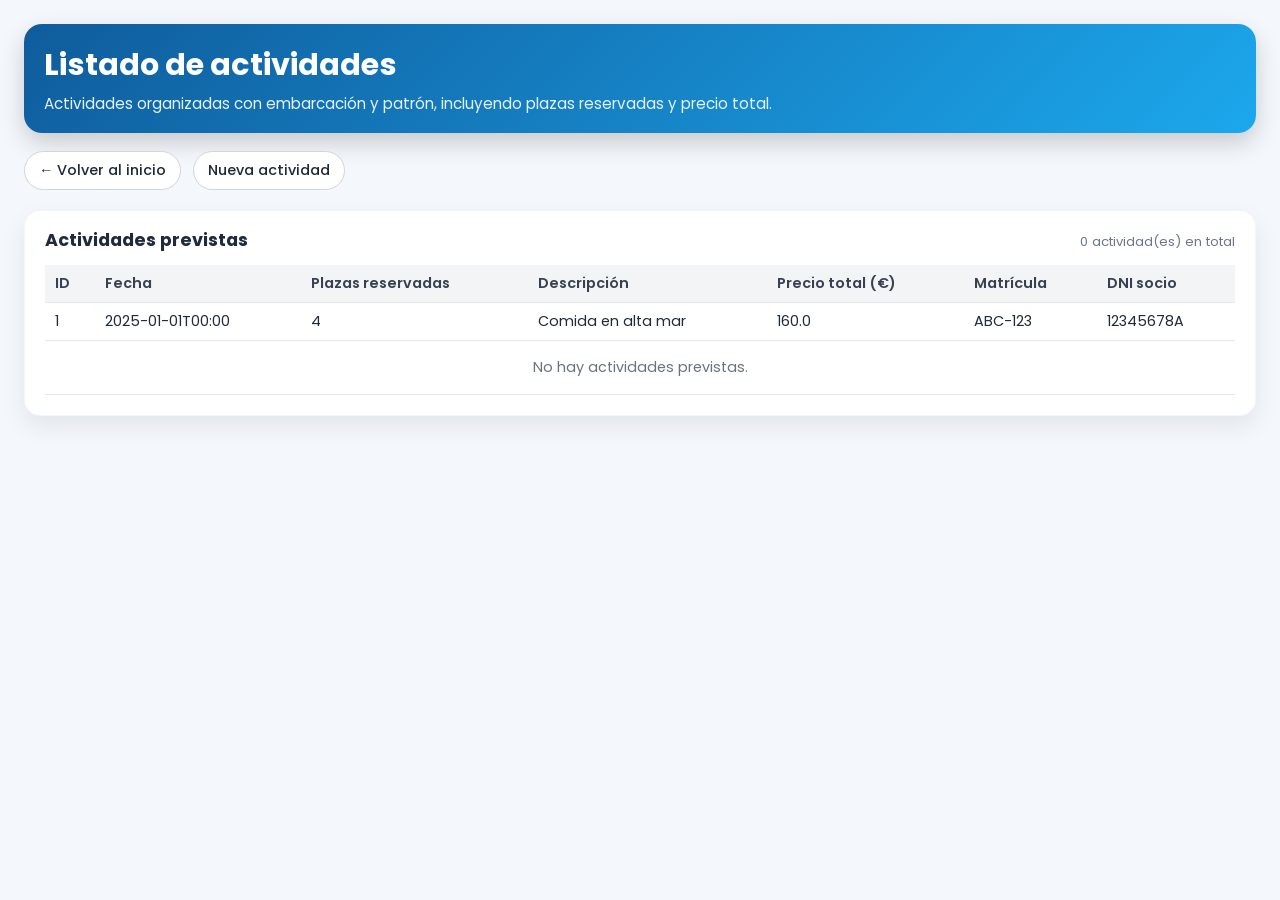
<file: target/classes/templates/lista_actividades.html>
<!DOCTYPE html>
<html xmlns:th="http://www.thymeleaf.org" lang="es">
  <head>
    <meta charset="UTF-8" />
    <title>Listado de actividades</title>

    <!-- Fuente Poppins como en patrones -->
    <link rel="preconnect" href="https://fonts.googleapis.com" />
    <link rel="preconnect" href="https://fonts.gstatic.com" crossorigin />
    <link
      href="https://fonts.googleapis.com/css2?family=Poppins:wght@300;400;500;600;700&display=swap"
      rel="stylesheet"
    />

    <style>
      body {
        font-family: "Poppins", Arial, sans-serif;
        background: #f4f7fb;
        color: #1f2a3c;
        margin: 24px;
      }

      .muted {
        color: #6b768c;
        font-size: 0.92rem;
      }

      /* CABECERA */
      .activities-header {
        background: linear-gradient(135deg, #0f5c9c, #1ca7ec);
        color: #ffffff;
        border-radius: 18px;
        padding: 18px 20px;
        margin-bottom: 18px;
        box-shadow: 0 10px 25px rgba(0, 0, 0, 0.18);
      }

      .activities-header h1 {
        margin: 0 0 4px;
        font-size: 1.9rem;
      }

      .activities-header p {
        margin: 0;
        color: #e5f2ff;
        font-size: 0.95rem;
      }

      /* ACCIONES / BOTONES */
      .actions {
        margin: 10px 0 20px;
        display: flex;
        gap: 12px;
        flex-wrap: wrap;
        align-items: center;
      }

      button,
      a.button {
        padding: 8px 14px;
        border-radius: 999px;
        border: 1px solid #d1d5db;
        background: #ffffff;
        cursor: pointer;
        text-decoration: none;
        color: #1f2937;
        font-size: 0.9rem;
        font-weight: 500;
        display: inline-flex;
        align-items: center;
        justify-content: center;
        gap: 4px;
        transition: 0.25s;
      }

      button:hover,
      a.button:hover {
        border-color: #0a79df;
        transform: translateY(-2px);
        box-shadow: 0 8px 20px rgba(15, 35, 68, 0.12);
      }

      button.primary {
        background: #0a79df;
        color: #ffffff;
        border-color: #0a79df;
        box-shadow: 0 8px 20px rgba(10, 121, 223, 0.35);
      }

      button.primary:hover {
        background: #0867bd;
      }

      /* PANEL / TARJETA */
      .panel {
        border: 1px solid rgba(10, 121, 223, 0.06);
        border-radius: 16px;
        padding: 16px 20px 20px;
        margin-top: 8px;
        background: #ffffff;
        box-shadow: 0 10px 25px rgba(15, 35, 68, 0.08);
        font-size: 0.95rem;
      }

      .panel-header {
        display: flex;
        justify-content: space-between;
        align-items: baseline;
        gap: 10px;
        margin-bottom: 12px;
      }

      .panel-header h2 {
        margin: 0;
        font-size: 1.1rem;
      }

      .panel-header span {
        font-size: 0.82rem;
        color: #6b768c;
      }

      /* TABLA */
      table {
        width: 100%;
        border-collapse: collapse;
        font-size: 0.9rem;
        background: #ffffff;
      }

      thead {
        background: #f3f4f6;
      }

      th,
      td {
        text-align: left;
        padding: 8px 10px;
        border-bottom: 1px solid #e5e7eb;
      }

      th {
        font-weight: 600;
        color: #374151;
      }

      tbody tr:hover {
        background: #f9fafb;
      }

      .empty {
        text-align: center;
        padding: 16px 0;
        color: #6b7280;
      }

      @media (max-width: 768px) {
        body {
          margin: 16px;
        }

        table {
          font-size: 0.85rem;
        }

        th,
        td {
          padding: 8px;
        }
      }
    </style>
  </head>
  <body>
    <div class="activities-header">
      <h1>Listado de actividades</h1>
      <p>
        Actividades organizadas con embarcación y patrón, incluyendo plazas
        reservadas y precio total.
      </p>
    </div>

    <div class="actions">
      <a th:href="@{/}" class="button">← Volver al inicio</a>
      <a th:href="@{/actividades/crear}" class="button primary"
        >Nueva actividad</a
      >
    </div>

    <div class="panel">
      <div class="panel-header">
        <h2>Actividades previstas</h2>
        <span th:text="${#lists.size(reservas)} + ' actividad(es) en total'">
          0 actividad(es) en total
        </span>
      </div>

      <table>
        <thead>
          <tr>
            <th>ID</th>
            <th>Fecha</th>
            <th>Plazas reservadas</th>
            <th>Descripción</th>
            <th>Precio total (€)</th>
            <th>Matrícula</th>
            <th>DNI socio</th>
          </tr>
        </thead>
        <tbody>
          <tr th:each="reserva : ${reservas}">
            <td th:text="${reserva.id}">1</td>
            <td th:text="${reserva.fecha}">2025-01-01T00:00</td>
            <td th:text="${reserva.plazas_reservadas}">4</td>
            <td th:text="${reserva.descripcion}">Comida en alta mar</td>
            <td th:text="${reserva.precio_total}">160.0</td>
            <td th:text="${reserva.matricula}">ABC-123</td>
            <td th:text="${reserva.dni_socio}">12345678A</td>
          </tr>

          <tr th:if="${#lists.isEmpty(reservas)}">
            <td colspan="7" class="empty">No hay actividades previstas.</td>
          </tr>
        </tbody>
      </table>
    </div>
  </body>
</html>
</file>
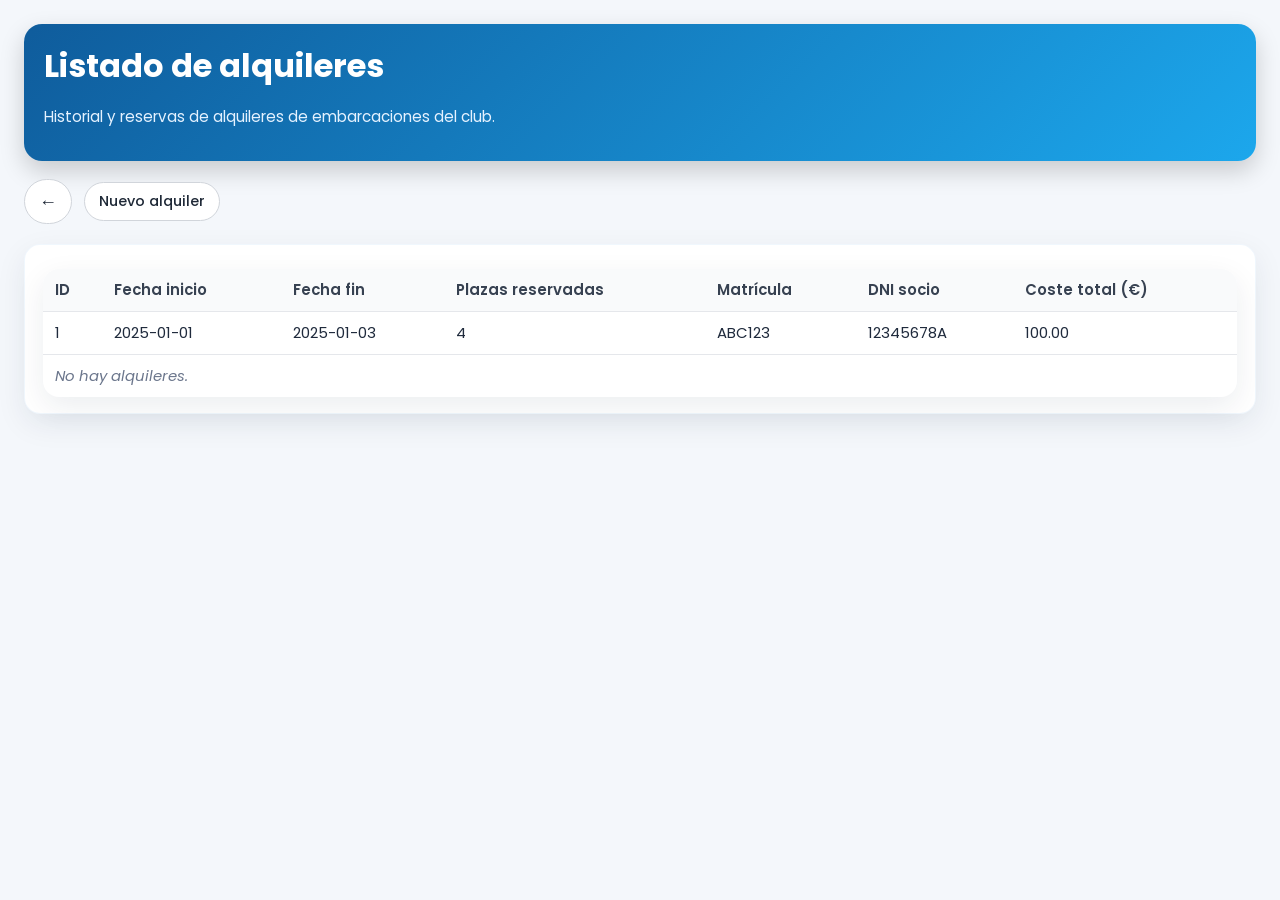
<file: target/classes/templates/lista_alquileres.html>
<!DOCTYPE html>
<html lang="es" xmlns:th="http://www.thymeleaf.org">
  <head>
    <meta charset="UTF-8" />
    <title>Listado de alquileres</title>

    <link rel="preconnect" href="https://fonts.googleapis.com">
    <link rel="preconnect" href="https://fonts.gstatic.com" crossorigin>
    <link href="https://fonts.googleapis.com/css2?family=Poppins:wght@300;400;500;600;700&display=swap" rel="stylesheet">

    <style>
      /* ESTILO GENERAL SIMILAR AL INDEX */
      body {
        font-family: "Poppins", Arial, sans-serif;
        background: #f4f7fb;
        color: #1f2a3c;
        margin: 24px;
      }

      h1 {
        margin: 0 0 6px 0;
        font-size: 2rem;
      }

      .muted {
        color: #dbeafe;
        font-size: 0.95rem;
      }

      /* CABECERA TIPO PANEL */
      .alquileres-header {
        background: linear-gradient(135deg, #0f5c9c, #1ca7ec);
        color: #ffffff;
        border-radius: 18px;
        padding: 18px 20px;
        margin-bottom: 18px;
        box-shadow: 0 10px 25px rgba(0, 0, 0, 0.18);
      }

      .alquileres-header h1 {
        color: #ffffff;
        margin-bottom: 4px;
      }

      .alquileres-header .muted {
        color: #e5f2ff;
      }

      /* ACCIONES / BOTONES SUPERIORES */
      .actions {
        margin: 10px 0 20px;
        display: flex;
        gap: 12px;
        flex-wrap: wrap;
        align-items: center;
      }

      button,
      a.button {
        padding: 8px 14px;
        border-radius: 999px;
        border: 1px solid #d1d5db;
        background: #ffffff;
        cursor: pointer;
        text-decoration: none;
        color: #1f2937;
        font-size: 0.9rem;
        font-weight: 500;
        display: inline-flex;
        align-items: center;
        justify-content: center;
        gap: 4px;
        transition: 0.2s;
      }

      button:hover,
      a.button:hover {
        border-color: #0a79df;
        box-shadow: 0 8px 18px rgba(15, 35, 68, 0.12);
        transform: translateY(-1px);
      }

      button.primary {
        background: #0a79df;
        color: #ffffff;
        border-color: #0a79df;
        box-shadow: 0 8px 20px rgba(10, 121, 223, 0.35);
      }

      button.primary:hover {
        background: #0867bd;
      }

      /* PANEL CONTENEDOR */
      .panel {
        border: 1px solid rgba(10, 121, 223, 0.06);
        border-radius: 16px;
        padding: 18px 18px 16px;
        margin-top: 8px;
        background: #ffffff;
        box-shadow: 0 10px 30px rgba(15, 35, 68, 0.08);
        font-size: 0.95rem;
      }

      /* TABLA ESTILO TARJETA */
      table {
        width: 100%;
        border-collapse: collapse;
        margin-top: 6px;
        background: #ffffff;
        border-radius: 16px;
        overflow: hidden;
        box-shadow: 0 10px 30px rgba(15, 35, 68, 0.08);
      }

      th,
      td {
        padding: 10px 12px;
        text-align: left;
        font-size: 0.93rem;
        border-bottom: 1px solid #e5e7eb;
      }

      th {
        background: #f9fafb;
        font-weight: 600;
        color: #374151;
      }

      tr:last-child td {
        border-bottom: none;
      }

      .right {
        text-align: right;
      }

      .muted-row {
        color: #6b768c;
        font-style: italic;
      }

      /* RESPONSIVE */
      @media (max-width: 640px) {
        body {
          margin: 16px;
        }

        table {
          font-size: 0.85rem;
        }

        th,
        td {
          padding: 8px 10px;
        }
      }
    </style>
  </head>
  <body>
    <div class="alquileres-header">
      <h1>Listado de alquileres</h1>
      <p class="muted">
        Historial y reservas de alquileres de embarcaciones del club.
      </p>
    </div>

    <div class="actions">
      <a class="button" th:href="@{/}" style="font-size: 18px;">←</a>
      <a class="button primary" th:href="@{/alquiler/crear}">Nuevo alquiler</a>
    </div>

    <div class="panel">
      <table>
        <thead>
          <tr>
            <th>ID</th>
            <th>Fecha inicio</th>
            <th>Fecha fin</th>
            <th>Plazas reservadas</th>
            <th>Matrícula</th>
            <th>DNI socio</th>
            <th>Coste total (€)</th> </tr>
        </thead>
        <tbody>
          <tr th:each="alq : ${alquileres}">
            <td th:text="${alq.id}">1</td>

            
            <td th:text="${alq.fehca_inicio}">2025-01-01</td>

            <td th:text="${alq.fecha_fin}">2025-01-03</td>
            <td th:text="${alq.plazas_reservadas}">4</td>
            <td th:text="${alq.matricula}">ABC123</td>
            <td th:text="${alq.dni_socio}">12345678A</td>
            <td th:text="${#numbers.formatDecimal(alq.precio_total, 1, 'COMMA', 2, 'POINT')}">100.00</td>
          </tr>

          <tr th:if="${#lists.isEmpty(alquileres)}">
            <td colspan="7" class="muted-row"> No hay alquileres.
            </td>
          </tr>
        </tbody>
      </table>
    </div>
  </body>
</html>
</file>
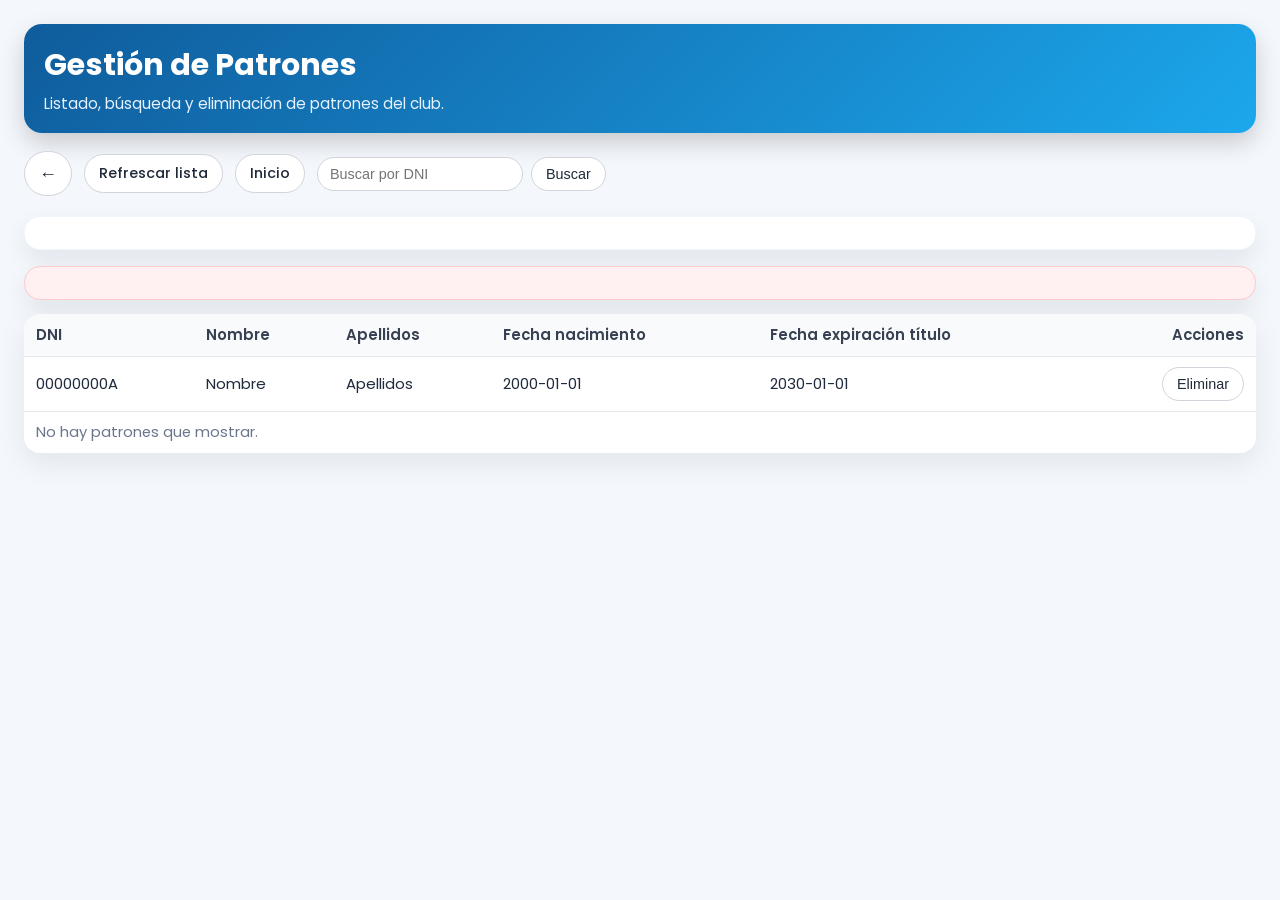
<file: target/classes/templates/patrones.html>
<!DOCTYPE html>
<html xmlns:th="http://www.thymeleaf.org" lang="es">
  <head>
    <meta charset="UTF-8" />
    <title>Gestión de Patrones</title>

    <link rel="preconnect" href="https://fonts.googleapis.com">
    <link rel="preconnect" href="https://fonts.gstatic.com" crossorigin>
    <link href="https://fonts.googleapis.com/css2?family=Poppins:wght@300;400;500;600;700&display=swap" rel="stylesheet">

    <style>
      /* ===== ESTILO GENERAL ===== */
      body {
        font-family: "Poppins", Arial, sans-serif;
        background: #f4f7fb;
        color: #1f2a3c;
        margin: 24px;
      }

      .muted {
        color: #6b768c;
        font-size: 0.92rem;
      }

      .patrones-header {
        background: linear-gradient(135deg, #0f5c9c, #1ca7ec);
        color: #ffffff;
        border-radius: 18px;
        padding: 18px 20px;
        margin-bottom: 18px;
        box-shadow: 0 10px 25px rgba(0, 0, 0, 0.18);
      }

      .patrones-header h1 {
        margin: 0 0 4px;
        font-size: 1.9rem;
        color: #ffffff;
      }

      .patrones-header p {
        margin: 0;
        color: #e5f2ff;
        font-size: 0.95rem;
      }

      .actions {
        margin: 10px 0 20px;
        display: flex;
        gap: 12px;
        flex-wrap: wrap;
        align-items: center;
      }

      .row {
        display: flex;
        align-items: center;
        gap: 8px;
        flex-wrap: wrap;
      }

      input[type="text"],
      input[type="date"] {
        padding: 8px 12px;
        border: 1px solid #d1d5db;
        border-radius: 999px;
        font-size: 0.9rem;
        background: #ffffff;
        transition: 0.2s;
      }

      input[type="text"]:focus,
      input[type="date"]:focus {
        outline: none;
        border-color: #0a79df;
        box-shadow: 0 0 0 2px rgba(10, 121, 223, 0.15);
      }

      button,
      a.button {
        padding: 8px 14px;
        border-radius: 999px;
        border: 1px solid #d1d5db;
        background: #ffffff;
        cursor: pointer;
        text-decoration: none;
        color: #1f2937;
        font-size: 0.9rem;
        font-weight: 500;
        display: inline-flex;
        align-items: center;
        justify-content: center;
        gap: 4px;
        transition: 0.25s;
      }

      button:hover,
      a.button:hover {
        border-color: #0a79df;
        transform: translateY(-2px);
        box-shadow: 0 8px 20px rgba(15, 35, 68, 0.12);
      }

      button.primary {
        background: #0a79df;
        color: #ffffff;
        border-color: #0a79df;
        box-shadow: 0 8px 20px rgba(10, 121, 223, 0.35);
      }

      button.primary:hover {
        background: #0867bd;
      }

      form.inline {
        display: inline;
      }

      /* ===== PANEL MENSAJES ===== */
      .panel {
        border: 1px solid rgba(10, 121, 223, 0.06);
        border-radius: 16px;
        padding: 16px 18px;
        margin-top: 16px;
        background: #ffffff;
        box-shadow: 0 10px 25px rgba(15, 35, 68, 0.08);
        font-size: 0.95rem;
      }

      .panel-error {
        background: #fff1f2;
        border-color: #fecaca;
        color: #7f1d1d;
      }

      /* ===== TABLA ===== */
      table {
        width: 100%;
        border-collapse: collapse;
        margin-top: 14px;
        background: #ffffff;
        border-radius: 16px;
        overflow: hidden;
        box-shadow: 0 10px 30px rgba(15, 35, 68, 0.08);
      }

      th,
      td {
        padding: 10px 12px;
        text-align: left;
        font-size: 0.93rem;
        border-bottom: 1px solid #e5e7eb;
      }

      th {
        background: #f9fafb;
        font-weight: 600;
        color: #374151;
      }

      tr:last-child td {
        border-bottom: none;
      }

      .right {
        text-align: right;
        white-space: nowrap;
      }

      /* ===== RESPONSIVE ===== */
      @media (max-width: 768px) {
        body {
          margin: 16px;
        }

        table {
          font-size: 0.85rem;
        }

        th,
        td {
          padding: 8px 10px;
        }
      }
    </style>
  </head>
  <body>

    <!-- PANEL SUPERIOR -->
    <div class="patrones-header">
      <h1>Gestión de Patrones</h1>
      <p>Listado, búsqueda y eliminación de patrones del club.</p>
    </div>

    <div class="actions">
      <a class="button" th:href="@{/}" style="font-size: 18px">←</a>

      <!-- refrescar lista -->
      <a class="button" th:href="@{/patrones/listar}">Refrescar lista</a>

      <!-- volver al inicio -->
      <a class="button" th:href="@{/}">Inicio</a>

      <!-- Búsqueda por DNI -->
      <form th:action="@{/patrones/buscar}" method="get" class="row">
        <input type="text" name="dni" placeholder="Buscar por DNI" />
        <button type="submit">Buscar</button>
      </form>
    </div>

    <!-- Mensajes -->
    <div th:if="${mensaje}" class="panel" th:text="${mensaje}"></div>
    <div
      th:if="${error}"
      class="panel panel-error"
      th:text="${error}"
    ></div>

    <!-- LISTADO DE PATRONES -->
    <table>
      <thead>
        <tr>
          <th>DNI</th>
          <th>Nombre</th>
          <th>Apellidos</th>
          <th>Fecha nacimiento</th>
          <th>Fecha expiración título</th>
          <th class="right">Acciones</th>
        </tr>
      </thead>
      <tbody>
        <tr th:each="p : ${patrones}">
          <td th:text="${p.dni_patron}">00000000A</td>
          <td th:text="${p.nombre}">Nombre</td>
          <td th:text="${p.apellidos}">Apellidos</td>
          <td th:text="${p.fecha_nacimiento}">2000-01-01</td>
          <td th:text="${p.fecha_exp_patron}">2030-01-01</td>
          <td class="right">
            <!-- SOLO ELIMINAR -->
            <form
              class="inline"
              th:action="@{/patrones/eliminar}"
              method="post"
              onsubmit="return confirm('¿Eliminar al patrón con DNI ' + this.dni.value + '?')"
            >
              <input type="hidden" name="dni" th:value="${p.dni_patron}" />
              <button type="submit">Eliminar</button>
            </form>
          </td>
        </tr>

        <!-- fila cuando no hay datos -->
        <tr th:if="${patrones == null or #lists.isEmpty(patrones)}">
          <td colspan="6" class="muted">No hay patrones que mostrar.</td>
        </tr>
      </tbody>
    </table>
  </body>
</html>
</file>
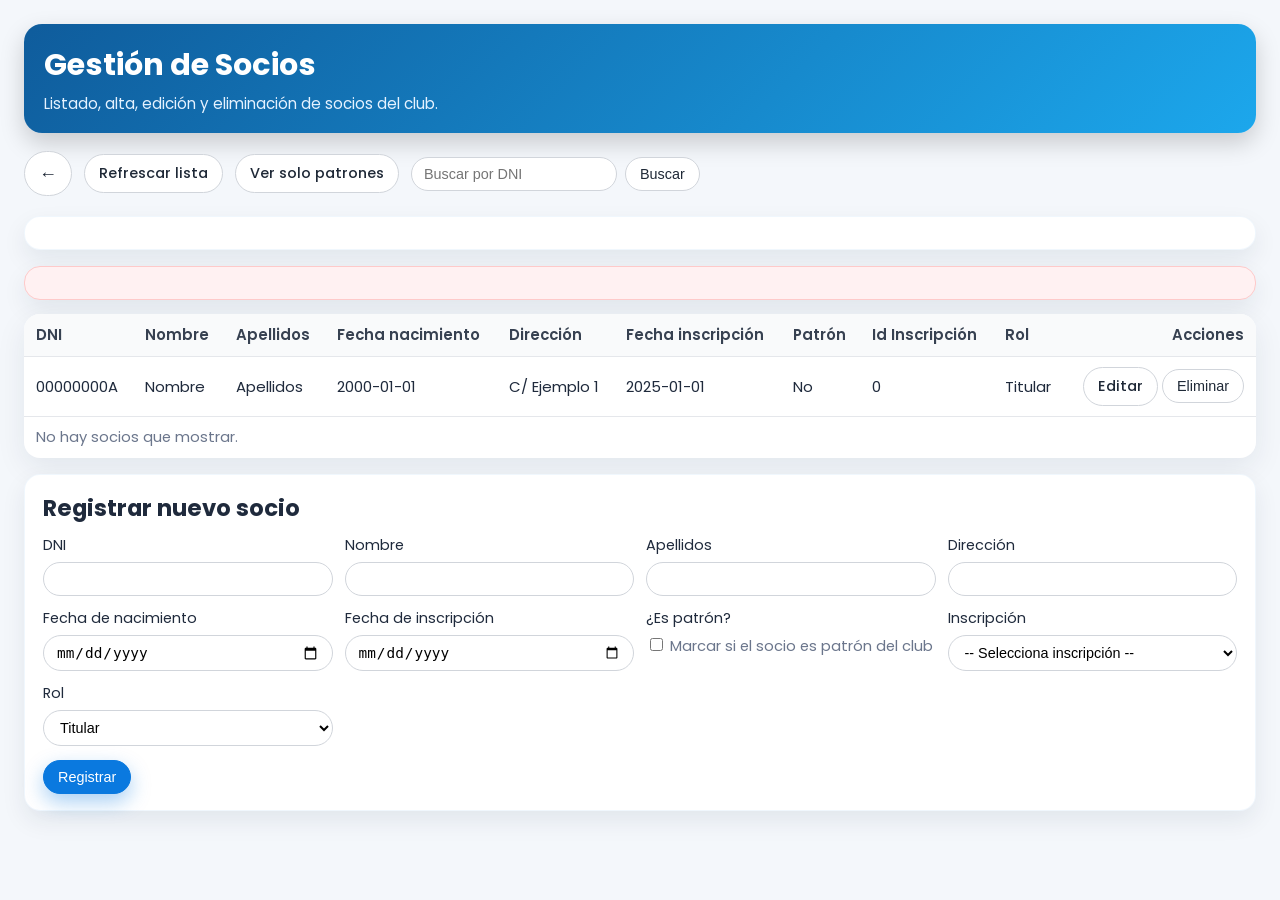
<file: target/classes/templates/socios.html>
<!DOCTYPE html>
<html xmlns:th="http://www.thymeleaf.org" lang="es">
  <head>
    <meta charset="UTF-8" />
    <title>Gestión de Socios</title>

    <link rel="preconnect" href="https://fonts.googleapis.com" />
    <link rel="preconnect" href="https://fonts.gstatic.com" crossorigin />
    <link
      href="https://fonts.googleapis.com/css2?family=Poppins:wght@300;400;500;600;700&display=swap"
      rel="stylesheet"
    />

    <style>

      body {
        font-family: "Poppins", Arial, sans-serif;
        background: #f4f7fb;
        color: #1f2a3c;
        margin: 24px;
      }

      .muted {
        color: #6b768c;
        font-size: 0.92rem;
      }

      .socios-header {
        background: linear-gradient(135deg, #0f5c9c, #1ca7ec);
        color: #ffffff;
        border-radius: 18px;
        padding: 18px 20px;
        margin-bottom: 18px;
        box-shadow: 0 10px 25px rgba(0, 0, 0, 0.18);
      }

      .socios-header h1 {
        margin: 0 0 4px;
        font-size: 1.9rem;
        color: #ffffff;
      }

      .socios-header p {
        margin: 0;
        color: #e5f2ff;
        font-size: 0.95rem;
      }

      .actions {
        margin: 10px 0 20px;
        display: flex;
        gap: 12px;
        flex-wrap: wrap;
        align-items: center;
      }

      .row {
        display: flex;
        align-items: center;
        gap: 8px;
        flex-wrap: wrap;
      }

      input[type="text"],
      input[type="date"],
      input[type="number"],
      select {
        padding: 8px 12px;
        border: 1px solid #d1d5db;
        border-radius: 999px;
        font-size: 0.9rem;
        background: #ffffff;
        transition: 0.2s;
      }

      input[type="text"]:focus,
      input[type="date"]:focus,
      input[type="number"]:focus,
      select:focus {
        outline: none;
        border-color: #0a79df;
        box-shadow: 0 0 0 2px rgba(10, 121, 223, 0.15);
      }

      button,
      a.button {
        padding: 8px 14px;
        border-radius: 999px;
        border: 1px solid #d1d5db;
        background: #ffffff;
        cursor: pointer;
        text-decoration: none;
        color: #1f2937;
        font-size: 0.9rem;
        font-weight: 500;
        display: inline-flex;
        align-items: center;
        justify-content: center;
        gap: 4px;
        transition: 0.25s;
      }

      button:hover,
      a.button:hover {
        border-color: #0a79df;
        transform: translateY(-2px);
        box-shadow: 0 8px 20px rgba(15, 35, 68, 0.12);
      }

      button.primary {
        background: #0a79df;
        color: #ffffff;
        border-color: #0a79df;
        box-shadow: 0 8px 20px rgba(10, 121, 223, 0.35);
      }

      button.primary:hover {
        background: #0867bd;
      }

      form.inline {
        display: inline;
      }

      .panel {
        border: 1px solid rgba(10, 121, 223, 0.06);
        border-radius: 16px;
        padding: 16px 18px;
        margin-top: 16px;
        background: #ffffff;
        box-shadow: 0 10px 25px rgba(15, 35, 68, 0.08);
        font-size: 0.95rem;
      }

      .panel-error {
        background: #fff1f2;
        border-color: #fecaca;
        color: #7f1d1d;
      }

      table {
        width: 100%;
        border-collapse: collapse;
        margin-top: 14px;
        background: #ffffff;
        border-radius: 16px;
        overflow: hidden;
        box-shadow: 0 10px 30px rgba(15, 35, 68, 0.08);
      }

      th,
      td {
        padding: 10px 12px;
        text-align: left;
        font-size: 0.93rem;
        border-bottom: 1px solid #e5e7eb;
      }

      th {
        background: #f9fafb;
        font-weight: 600;
        color: #374151;
      }

      tr:last-child td {
        border-bottom: none;
      }

      .right {
        text-align: right;
        white-space: nowrap;
      }

      .badge {
        padding: 2px 10px;
        border-radius: 999px;
        font-size: 0.75rem;
        border: 1px solid #e5e7eb;
        display: inline-block;
      }

      .yes {
        background: #ecfdf5;
        color: #065f46;
        border-color: #a7f3d0;
      }

      .no {
        background: #fef2f2;
        color: #7f1d1d;
        border-color: #fecaca;
      }

      .grid {
        display: grid;
        grid-template-columns: repeat(4, minmax(220px, 1fr));
        gap: 12px;
      }

      .grid > label {
        display: flex;
        flex-direction: column;
        gap: 6px;
        font-size: 0.9rem;
      }


      .row-checkbox {
        display: flex;
        align-items: center;
        gap: 6px;
        margin-top: 6px;
      }

      @media (max-width: 900px) {
        .grid {
          grid-template-columns: repeat(2, minmax(160px, 1fr));
        }
      }

      @media (max-width: 640px) {
        body {
          margin: 16px;
        }

        table {
          font-size: 0.85rem;
        }

        th,
        td {
          padding: 8px 10px;
        }

        .grid {
          grid-template-columns: 1fr;
        }
      }
    </style>
  </head>
  <body>

    <div class="socios-header">
      <h1>Gestión de Socios</h1>
      <p>Listado, alta, edición y eliminación de socios del club.</p>
    </div>


    <div class="actions">
      <a class="button" th:href="@{/}" style="font-size: 18px">←</a>
      <a class="button" th:href="@{/socios/listar}">Refrescar lista</a>
      <a class="button" th:href="@{/socios/patrones}">Ver solo patrones</a>

      <form th:action="@{/socios/buscar}" method="get" class="row">
        <input type="text" name="dni" placeholder="Buscar por DNI" />
        <button type="submit">Buscar</button>
      </form>
    </div>

    <div th:if="${mensaje}" class="panel" th:text="${mensaje}"></div>
    <div th:if="${error}" class="panel panel-error" th:text="${error}"></div>


    <table>
      <thead>
        <tr>
          <th>DNI</th>
          <th>Nombre</th>
          <th>Apellidos</th>
          <th>Fecha nacimiento</th>
          <th>Dirección</th>
          <th>Fecha inscripción</th>
          <th>Patrón</th>
          <th>Id Inscripción</th>
          <th>Rol</th>
          <th class="right">Acciones</th>
        </tr>
      </thead>
      <tbody>
        <tr th:each="s : ${socios}">
          <td th:text="${s.dni}">00000000A</td>
          <td th:text="${s.nombre}">Nombre</td>
          <td th:text="${s.apellidos}">Apellidos</td>
          <td th:text="${s.fecha_nacimiento}">2000-01-01</td>
          <td th:text="${s.direccion}">C/ Ejemplo 1</td>
          <td th:text="${s.fecha_inscripcion}">2025-01-01</td>
          <td>
            <span
              th:classappend="${s.es_patron} ? 'badge yes' : 'badge no'"
              th:text="${s.es_patron} ? 'Sí' : 'No'"
              >No</span
            >
          </td>
          <td th:text="${s.id_inscripcion}">0</td>
          <td th:text="${s.rol}">Titular</td>
          <td class="right">
            <a class="button" th:href="@{|/socios/editar/${s.dni}|}">Editar</a>

            <form
              class="inline"
              th:action="@{/socios/eliminar}"
              method="post"
              onsubmit="return confirm('¿Eliminar al socio con DNI ' + this.dni.value + '?')"
            >
              <input type="hidden" name="dni" th:value="${s.dni}" />
              <button type="submit">Eliminar</button>
            </form>
          </td>
        </tr>
        <tr th:if="${socios == null or #lists.isEmpty(socios)}">
          <td colspan="9" class="muted">No hay socios que mostrar.</td>
        </tr>
      </tbody>
    </table>

    <div class="panel">
      <h2 style="margin-top: 0; margin-bottom: 10px">Registrar nuevo socio</h2>
      <form th:action="@{/socios/registrar}" method="post">
        <div class="grid">
          <label>
            DNI
            <input type="text" name="dni" required />
          </label>
          <label>
            Nombre
            <input type="text" name="nombre" required />
          </label>
          <label>
            Apellidos
            <input type="text" name="apellidos" required />
          </label>
          <label>
            Dirección
            <input type="text" name="direccion" required />
          </label>
          <label>
            Fecha de nacimiento
            <input type="date" name="fecha_nacimiento" required />
          </label>
          <label>
            Fecha de inscripción
            <input type="date" name="fecha_inscripcion" required />
          </label>


          <label>
            ¿Es patrón?
            <div class="row-check">
              <input type="checkbox" name="es_patron" />
              <span class="muted">Marcar si el socio es patrón del club</span>
            </div>
          </label>

          <label>
            Inscripción
            <select name="id_inscripcion" required>
              <option value="">-- Selecciona inscripción --</option>
              <option
                th:each="ins : ${inscripciones}"
                th:value="${ins.id}"
                th:text="${ins.id + ' - ' + ins.tipo + ' (' + ins.fecha_creacion + ')'}"
              ></option>
            </select>
          </label>

          <label>
            Rol
            <select name="rol" required>
              <option value="Titular">Titular</option>
              <option value="Adulto_Adicional">Adulto adicional</option>
              <option value="Hijo">Hijo</option>
            </select>
          </label>
        </div>

        <div style="margin-top: 14px">
          <button type="submit" class="primary">Registrar</button>
        </div>
      </form>
    </div>
  </body>
</html>
</file>
